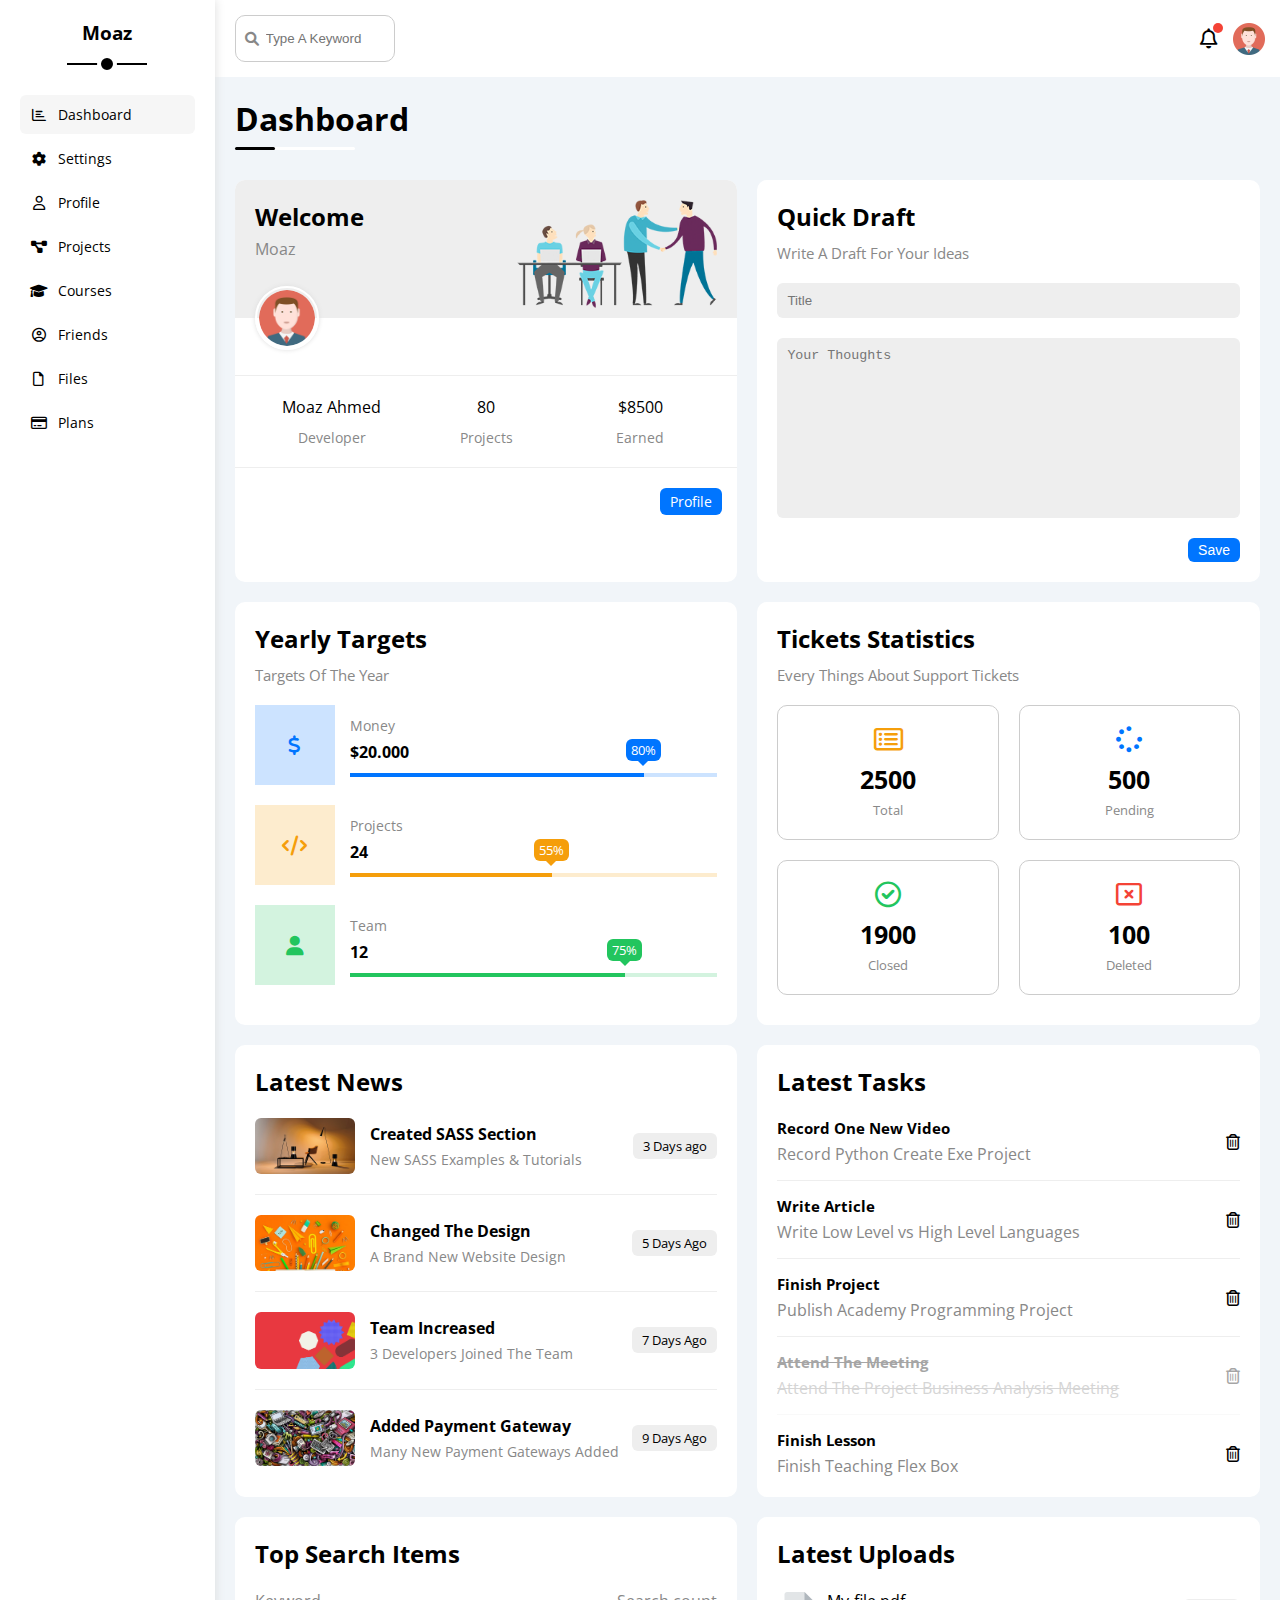
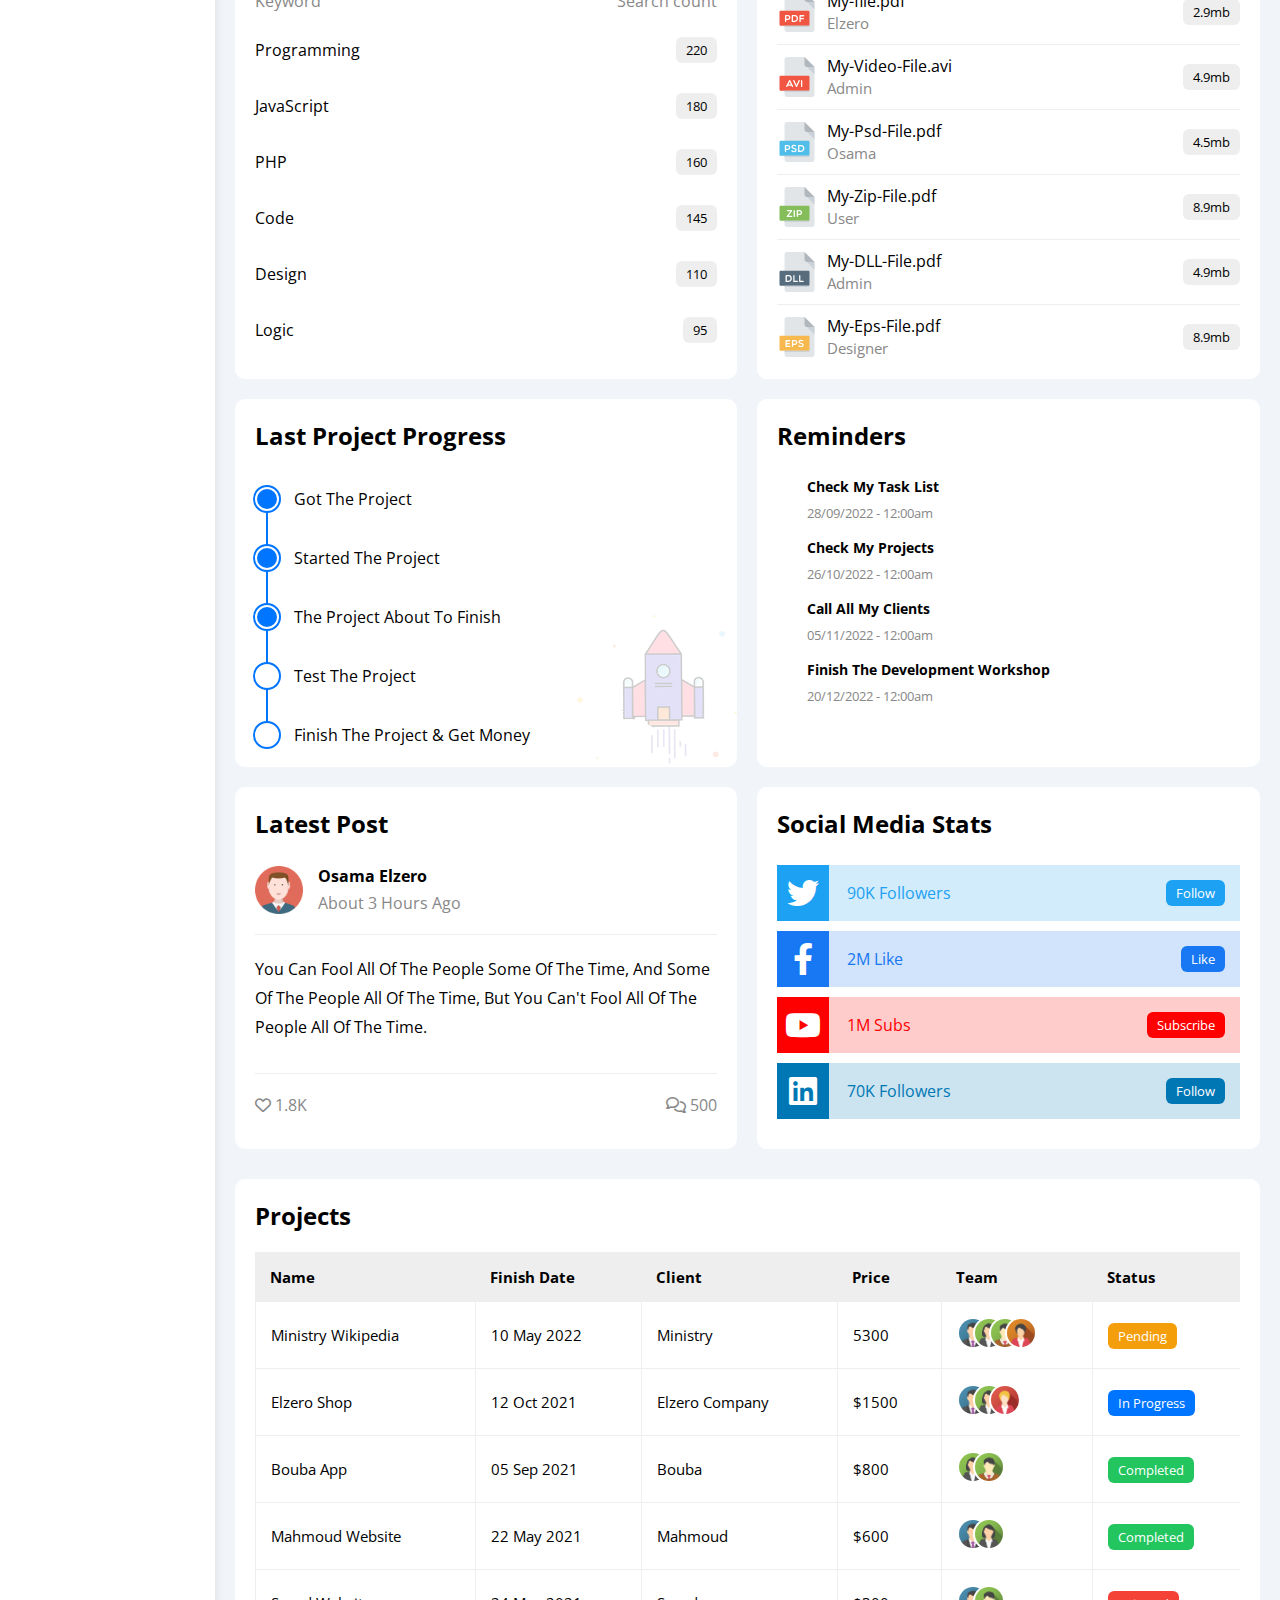
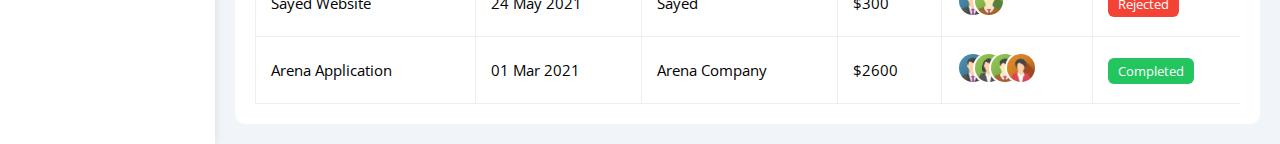
<file: index.html>
<!DOCTYPE html>
<html lang="en">
  <head>
    <meta charset="UTF-8" />
    <meta http-equiv="X-UA-Compatible" content="IE=edge" />
    <meta name="viewport" content="width=device-width, initial-scale=1.0" />
    <link rel="stylesheet" href="css/all.min.css" />
    <link rel="stylesheet" href="css/framework.css" />
    <link rel="stylesheet" href="css/master.css" />
    <link rel="preconnect" href="https://fonts.googleapis.com" />
    <link rel="preconnect" href="https://fonts.gstatic.com" crossorigin />
    <link
      href="https://fonts.googleapis.com/css2?family=Open+Sans:wght@300;500&display=swap"
      rel="stylesheet"
    />
    <title>Dashboard</title>
  </head>
  <body>
    <div class="page d-flex">
      <div class="sidebar bg-white p-20 p-relative">
        <h3 class="p-relative txt-c mt-0">Moaz</h3>
        <ul>
          <li>
            <a
              class="active d-flex align-center fs-14 c-black rad-6 p-10"
              href="index.html"
            >
              <i class="fa-regular fa-chart-bar fa-fw"></i>
              <span>Dashboard</span>
            </a>
          </li>
          <li>
            <a
              class="d-flex align-center fs-14 c-black rad-6 p-10"
              href="settings.html"
            >
              <i class="fa-solid fa-gear fa-fw"></i>
              <span>Settings</span>
            </a>
          </li>
          <li>
            <a
              class="d-flex align-center fs-14 c-black rad-6 p-10"
              href="profile.html"
            >
              <i class="fa-regular fa-user fa-fw"></i>
              <span>Profile</span>
            </a>
          </li>
          <li>
            <a
              class="d-flex align-center fs-14 c-black rad-6 p-10"
              href="projects.html"
            >
              <i class="fa-solid fa-diagram-project fa-fw"></i>
              <span>Projects</span>
            </a>
          </li>
          <li>
            <a
              class="d-flex align-center fs-14 c-black rad-6 p-10"
              href="courses.html"
            >
              <i class="fa-solid fa-graduation-cap fa-fw"></i>
              <span>Courses</span>
            </a>
          </li>
          <li>
            <a
              class="d-flex align-center fs-14 c-black rad-6 p-10"
              href="friends.html"
            >
              <i class="fa-regular fa-circle-user fa-fw"></i>
              <span>Friends</span>
            </a>
          </li>
          <li>
            <a
              class="d-flex align-center fs-14 c-black rad-6 p-10"
              href="files.html"
            >
              <i class="fa-regular fa-file fa-fw"></i>
              <span>Files</span>
            </a>
          </li>
          <li>
            <a
              class="d-flex align-center fs-14 c-black rad-6 p-10"
              href="plans.html"
            >
              <i class="fa-regular fa-credit-card fa-fw"></i>
              <span>Plans</span>
            </a>
          </li>
        </ul>
      </div>
      <div class="content w-full">
        <!-- Start Head -->
        <div class="head bg-white p-15 between-flex">
          <div class="search p-relative">
            <input
              class="p-15 rad-10"
              type="search"
              placeholder="Type A Keyword"
            />
          </div>
          <div class="icons d-flex align-center">
            <span class="notification p-relative">
              <i class="fa-regular fa-bell fa-lg"></i>
            </span>
            <img src="imgs/avatar.png" alt="" />
          </div>
        </div>
        <!-- End Head -->
        <!-- Start Wrapper -->
        <h1 class="p-relative">Dashboard</h1>
        <div class="wrapper d-grid gap-20">
          <!-- Start welcome widget -->
          <div class="welcome bg-white rad-10 txt-c-mobile block-mobile">
            <div class="intro p-20 d-flex space-between bg-eee">
              <div>
                <h2 class="m-0">Welcome</h2>
                <p class="c-grey mt-5">Moaz</p>
              </div>
              <img class="hide-mobile" src="imgs/welcome.png" alt="" />
            </div>
            <img src="imgs/avatar.png" alt="" class="avatar" />
            <div class="body txt-c d-flex p-20 mt-20 mb-20 block-mobile">
              <div>
                Moaz Ahmed
                <span class="d-block c-grey fs-14 mt-10">Developer</span>
              </div>
              <div>
                80 <span class="d-block c-grey fs-14 mt-10">Projects</span>
              </div>
              <div>
                $8500 <span class="d-block c-grey fs-14 mt-10">Earned</span>
              </div>
            </div>
            <a
              href="profile.html"
              class="visit d-block fs-14 bg-blue c-white w-fit btn-shape"
              >Profile</a
            >
          </div>
          <!-- End welcome widget -->
          <!-- Start Quick Draft Widget -->
          <div class="quick-draft p-20 bg-white rad-10">
            <h2 class="mt-0 mb-10">Quick Draft</h2>
            <p class="mt-0 mb-20 c-grey fs-15">Write A Draft For Your Ideas</p>
            <form>
              <input
                class="d-block mb-20 w-full p-10 b-none bg-eee rad-6"
                type="text"
                placeholder="Title"
              />
              <textarea
                class="d-block mb-20 w-full p-10 b-none bg-eee rad-6"
                placeholder="Your Thoughts"
              ></textarea>
              <input
                class="save d-block fs-14 bg-blue c-white b-none w-fit btn-shape"
                type="submit"
                value="Save"
              />
            </form>
          </div>
          <!-- Etnd Quick Draft Widget -->
          <!-- Start Targets -->
          <div class="targets p-20 bg-white rad-10">
            <h2 class="mt-0 mb-10">Yearly Targets</h2>
            <p class="mt-0 mb-20 c-grey fs-15">Targets Of The Year</p>
            <div class="target-row mb-20 center-flex blue">
              <div class="icon center-flex">
                <i class="fa-solid fa-dollar-sign fa-lg c-blue"></i>
              </div>
              <div class="details">
                <span class="fs-14 c-grey">Money</span>
                <span class="d-block mt-5 mb-10 fw-bold">$20.000</span>
                <div class="progress p-relative">
                  <span class="bg-blue blue" style="width: 80%">
                    <span class="bg-blue c-white rad-6">80%</span>
                  </span>
                </div>
              </div>
            </div>
            <div class="target-row mb-20 center-flex orange">
              <div class="icon center-flex">
                <i class="fa-solid fa-code fa-lg c-orange"></i>
              </div>
              <div class="details">
                <span class="fs-14 c-grey">Projects</span>
                <span class="d-block mt-5 mb-10 fw-bold">24</span>
                <div class="progress p-relative">
                  <span class="bg-orange orange" style="width: 55%">
                    <span class="bg-orange c-white rad-6">55%</span>
                  </span>
                </div>
              </div>
            </div>
            <div class="target-row mb-20 center-flex green">
              <div class="icon center-flex">
                <i class="fa-solid fa-user fa-lg c-green"></i>
              </div>
              <div class="details">
                <span class="fs-14 c-grey">Team</span>
                <span class="d-block mt-5 mb-10 fw-bold">12</span>
                <div class="progress p-relative">
                  <span class="bg-green green" style="width: 75%">
                    <span class="bg-green c-white rad-6">75%</span>
                  </span>
                </div>
              </div>
            </div>
          </div>
          <!-- End Targets -->
          <!-- Start Tickets Widget -->
          <div class="tickets p-20 bg-white rad-10">
            <h2 class="mt-0 mb-10">Tickets Statistics</h2>
            <p class="mt-0 mb-20 c-grey fs-15">
              Every Things About Support Tickets
            </p>
            <div class="d-flex txt-c gap-20 f-wrap">
              <div class="box p-20 rad-10 fs-13 c-grey border-ccc">
                <i
                  class="fa-regular fa-rectangle-list fa-2x mb-10 c-orange"
                ></i>
                <span class="d-block c-black fw-bold fs-25 mb-5">2500</span>
                Total
              </div>
              <div class="box p-20 rad-10 fs-13 c-grey border-ccc">
                <i class="fa-solid fa-spinner fa-2x mb-10 c-blue"></i>
                <span class="d-block c-black fw-bold fs-25 mb-5">500</span>
                Pending
              </div>
              <div class="box p-20 rad-10 fs-13 c-grey border-ccc">
                <i class="fa-regular fa-circle-check fa-2x mb-10 c-green"></i>
                <span class="d-block c-black fw-bold fs-25 mb-5">1900</span>
                Closed
              </div>
              <div class="box p-20 rad-10 fs-13 c-grey border-ccc">
                <i class="fa-regular fa-rectangle-xmark fa-2x mb-10 c-red"></i>
                <span class="d-block c-black fw-bold fs-25 mb-5">100</span>
                Deleted
              </div>
            </div>
          </div>
          <!-- End Tickets Widget -->
          <!-- Start Latest News -->
          <div class="latest-news p-20 bg-white rad-10 txt-c-mobile">
            <h2 class="mt-0 mb-20">Latest News</h2>
            <div class="news-row d-flex align-center mb-20 pb-20 block-mobile">
              <img class="w-100 rad-6 mr-15" src="imgs/news-01.png" alt="" />
              <div class="info">
                <h3 class="mb-5 fs-16 mt-0 mr-0 mb-5">Created SASS Section</h3>
                <p class="m-0 fs-14 c-grey">New SASS Examples & Tutorials</p>
              </div>
              <div class="btn-shape bg-eee fs-13 label">3 Days ago</div>
            </div>
            <div class="news-row d-flex align-center mb-20 pb-20 block-mobile">
              <img class="w-100 rad-6 mr-15" src="imgs/news-02.png" alt="" />
              <div class="info">
                <h3 class="mb-5 fs-16 mt-0 mr-0 mb-5">Changed The Design</h3>
                <p class="m-0 fs-14 c-grey">A Brand New Website Design</p>
              </div>
              <div class="btn-shape bg-eee fs-13 label">5 Days Ago</div>
            </div>
            <div class="news-row d-flex align-center mb-20 pb-20 block-mobile">
              <img class="w-100 rad-6 mr-15" src="imgs/news-03.png" alt="" />
              <div class="info">
                <h3 class="mb-5 fs-16 mt-0 mr-0 mb-5">Team Increased</h3>
                <p class="m-0 fs-14 c-grey">3 Developers Joined The Team</p>
              </div>
              <div class="btn-shape bg-eee fs-13 label">7 Days Ago</div>
            </div>
            <div class="news-row d-flex align-center block-mobile">
              <img class="w-100 rad-6 mr-15" src="imgs/news-04.png" alt="" />
              <div class="info">
                <h3 class="mb-5 fs-16 mt-0 mr-0 mb-5">Added Payment Gateway</h3>
                <p class="m-0 fs-14 c-grey">Many New Payment Gateways Added</p>
              </div>
              <div class="btn-shape bg-eee fs-13 label">9 Days Ago</div>
            </div>
          </div>
          <!-- Start Latest News -->
          <!-- Start Tasks -->
          <div class="tasks p-20 bg-white rad-10">
            <h2 class="mt-0 mb-20">Latest Tasks</h2>
            <div class="task-row between-flex">
              <div class="info">
                <h3 class="mt-0 mb-5 fs-15">Record One New Video</h3>
                <p class="m-0 c-grey">Record Python Create Exe Project</p>
              </div>
              <i class="fa-regular fa-trash-can delete"></i>
            </div>
            <div class="task-row between-flex">
              <div class="info">
                <h3 class="mt-0 mb-5 fs-15">Write Article</h3>
                <p class="m-0 c-grey">
                  Write Low Level vs High Level Languages
                </p>
              </div>
              <i class="fa-regular fa-trash-can delete"></i>
            </div>
            <div class="task-row between-flex">
              <div class="info">
                <h3 class="mt-0 mb-5 fs-15">Finish Project</h3>
                <p class="m-0 c-grey">Publish Academy Programming Project</p>
              </div>
              <i class="fa-regular fa-trash-can delete"></i>
            </div>
            <div class="task-row between-flex done">
              <div class="info">
                <h3 class="mt-0 mb-5 fs-15">Attend The Meeting</h3>
                <p class="m-0 c-grey">
                  Attend The Project Business Analysis Meeting
                </p>
              </div>
              <i class="fa-regular fa-trash-can delete"></i>
            </div>
            <div class="task-row between-flex">
              <div class="info">
                <h3 class="mt-0 mb-5 fs-15">Finish Lesson</h3>
                <p class="m-0 c-grey">Finish Teaching Flex Box</p>
              </div>
              <i class="fa-regular fa-trash-can delete"></i>
            </div>
          </div>
          <!-- End Tasks -->
          <!-- Start Top Search Word Widget  -->
          <div class="search-items p-20 bg-white rad-10">
            <h2 class="mt-0 mb-20">Top Search Items</h2>
            <div class="items-head between-flex c-grey mb-10">
              <div>Keyword</div>
              <div>Search count</div>
            </div>
            <div class="items between-flex pt-15 pb-15">
              <span>Programming</span>
              <span class="bg-eee fs-13 btn-shape">220</span>
            </div>
            <div class="items between-flex pt-15 pb-15">
              <span>JavaScript</span>
              <span class="bg-eee btn-shape fs-13">180</span>
            </div>
            <div class="items between-flex pt-15 pb-15">
              <span>PHP</span>
              <span class="bg-eee btn-shape fs-13">160</span>
            </div>
            <div class="items between-flex pt-15 pb-15">
              <span>Code</span>
              <span class="bg-eee btn-shape fs-13">145</span>
            </div>
            <div class="items between-flex pt-15 pb-15">
              <span>Design</span>
              <span class="bg-eee btn-shape fs-13">110</span>
            </div>
            <div class="items between-flex pt-15 pb-15">
              <span>Logic</span>
              <span class="bg-eee btn-shape fs-13">95</span>
            </div>
          </div>
          <!-- End Top Search Word Widget  -->
          <!-- Start Latest Uploads -->
          <div class="latest-uploads p-20 bg-white rad-10">
            <h2 class="mt-0 mb-20">Latest Uploads</h2>
            <ul class="m-0">
              <li class="between-flex pb-10 mb-10">
                <div class="d-flex align-center">
                  <img class="mr-10" src="imgs/pdf.svg" alt="" />
                  <div>
                    <span class="d-block">My-file.pdf</span>
                    <span class="fs-15 c-grey">Elzero</span>
                  </div>
                </div>
                <div class="bg-eee btn-shape fs-13">2.9mb</div>
              </li>
              <li class="between-flex pb-10 mb-10">
                <div class="d-flex align-center">
                  <img class="mr-10" src="imgs/avi.svg" alt="" />
                  <div>
                    <span class="d-block">My-Video-File.avi</span>
                    <span class="fs-15 c-grey">Admin</span>
                  </div>
                </div>
                <div class="bg-eee btn-shape fs-13">4.9mb</div>
              </li>
              <li class="between-flex pb-10 mb-10">
                <div class="d-flex align-center">
                  <img class="mr-10" src="imgs/psd.svg" alt="" />
                  <div>
                    <span class="d-block">My-Psd-File.pdf</span>
                    <span class="fs-15 c-grey">Osama</span>
                  </div>
                </div>
                <div class="bg-eee btn-shape fs-13">4.5mb</div>
              </li>
              <li class="between-flex pb-10 mb-10">
                <div class="d-flex align-center">
                  <img class="mr-10" src="imgs/zip.svg" alt="" />
                  <div>
                    <span class="d-block">My-Zip-File.pdf</span>
                    <span class="fs-15 c-grey">User</span>
                  </div>
                </div>
                <div class="bg-eee btn-shape fs-13">8.9mb</div>
              </li>
              <li class="between-flex pb-10 mb-10">
                <div class="d-flex align-center">
                  <img class="mr-10" src="imgs/dll.svg" alt="" />
                  <div>
                    <span class="d-block">My-DLL-File.pdf</span>
                    <span class="fs-15 c-grey">Admin</span>
                  </div>
                </div>
                <div class="bg-eee btn-shape fs-13">4.9mb</div>
              </li>
              <li class="between-flex">
                <div class="d-flex align-center">
                  <img class="mr-10" src="imgs/eps.svg" alt="" />
                  <div>
                    <span class="d-block">My-Eps-File.pdf</span>
                    <span class="fs-15 c-grey">Designer</span>
                  </div>
                </div>
                <div class="bg-eee btn-shape fs-13">8.9mb</div>
              </li>
            </ul>
          </div>
          <!-- End Latest Uploads -->
          <!-- Start Last Project Progress Widget -->
          <div class="last-project p-20 bg-white rad-10 p-relative">
            <h2 class="mt-0 mb-20">Last Project Progress</h2>
            <ul class="m-0 p-relative">
              <li class="mt-35 d-flex align-center done">Got The Project</li>
              <li class="mt-35 d-flex align-center done">
                Started The Project
              </li>
              <li class="mt-35 d-flex align-center done">
                The Project About To Finish
              </li>
              <li class="mt-35 d-flex align-center current">
                Test The Project
              </li>
              <li class="mt-35 d-flex align-center">
                Finish The Project & Get Money
              </li>
            </ul>
            <img
              class="launch-icon hide-mobile"
              src="imgs/project.png"
              alt="A Launcher Image"
            />
          </div>
          <!-- End Last Project Progress Widget -->
          <!-- Start Reminders Widget -->
          <div class="reminde rs p-20 bg-white rad-10 p-relative">
            <h2 class="mt-0 mb-25">Reminders</h2>
            <ul class="m-0">
              <li class="d-flex align-center mt-15">
                <span class="key bg-blue mr-15 d-block rad-half"></span>
                <div class="pl-15 blue">
                  <p class="fs-14 fw-bold mt-0 mb-5">Check My Task List</p>
                  <span class="fs-13 c-grey">28/09/2022 - 12:00am</span>
                </div>
              </li>
              <li class="d-flex align-center mt-15">
                <span class="key bg-green mr-15 d-block rad-half"></span>
                <div class="pl-15 green">
                  <p class="fs-14 fw-bold mt-0 mb-5">Check My Projects</p>
                  <span class="fs-13 c-grey">26/10/2022 - 12:00am</span>
                </div>
              </li>
              <li class="d-flex align-center mt-15">
                <span class="key bg-orange mr-15 d-block rad-half"></span>
                <div class="pl-15 orange">
                  <p class="fs-14 fw-bold mt-0 mb-5">Call All My Clients</p>
                  <span class="fs-13 c-grey">05/11/2022 - 12:00am</span>
                </div>
              </li>
              <li class="d-flex align-center mt-15">
                <span class="key bg-red mr-15 d-block rad-half"></span>
                <div class="pl-15 red">
                  <p class="fs-14 fw-bold mt-0 mb-5">
                    Finish The Development Workshop
                  </p>
                  <span class="fs-13 c-grey">20/12/2022 - 12:00am</span>
                </div>
              </li>
            </ul>
          </div>
          <!-- End Reminders Widget -->
          <!-- Start Latest Post Widget -->
          <div class="latest-post p-20 bg-white rad-10">
            <h2 class="mt-0 mb-25">Latest Post</h2>
            <div class="top d-flex align-center">
              <img class="avatar mr-15" src="imgs/avatar.png" alt="" />
              <div class="info">
                <span class="d-block mb-5 fw-bold">Osama Elzero</span>
                <span class="c-grey">About 3 Hours Ago</span>
              </div>
            </div>
            <div class="post-content txt-c-mobile pt-20 pb-20 mt-20 mb-20">
              You can fool all of the people some of the time, and some of the
              people all of the time, but you can't fool all of the people all
              of the time.
            </div>
            <div class="post-stats between-flex c-grey">
              <div>
                <i class="fa-regular fa-heart"></i>
                <span>1.8K</span>
              </div>
              <div>
                <i class="fa-regular fa-comments"></i>
                <span>500</span>
              </div>
            </div>
          </div>
          <!-- End Latest Post Widget -->
          <!-- Start Social Media Stats Widget -->
          <div class="social-media p-20 bg-white rad-10 p-relative">
            <h2 class="mt-0 mb-25">Social Media Stats</h2>
            <div class="box twitter p-15 p-relative mb-10 between-flex">
              <i
                class="fa-brands fa-twitter fa-2x c-white h-full center-flex"
              ></i>
              <span>90K Followers</span>
              <a class="fs-13 c-white btn-shape" href="#">Follow</a>
            </div>
            <div class="box facebook p-15 p-relative mb-10 between-flex">
              <i
                class="fa-brands fa-facebook-f fa-2x c-white h-full center-flex"
              ></i>
              <span>2M Like</span>
              <a class="fs-13 c-white btn-shape" href="#">Like</a>
            </div>
            <div class="box youtube p-15 p-relative mb-10 between-flex">
              <i
                class="fa-brands fa-youtube fa-2x c-white h-full center-flex"
              ></i>
              <span>1M Subs</span>
              <a class="fs-13 c-white btn-shape" href="#">Subscribe</a>
            </div>
            <div class="box linkedin p-15 p-relative mb-10 between-flex">
              <i
                class="fa-brands fa-linkedin fa-2x c-white h-full center-flex"
              ></i>
              <span>70K Followers</span>
              <a class="fs-13 c-white btn-shape" href="#">Follow</a>
            </div>
          </div>
          <!-- End Social Media Stats Widget -->
        </div>
        <!-- End Wrapper -->
        <!-- Start Projects Table -->
        <div class="projects p-20 bg-white rad-10 m-20">
          <h2 class="mt-0 mb-20">Projects</h2>
          <div class="responsive-table">
            <table class="fs-15 w-full">
              <thead>
                <tr>
                  <td>Name</td>
                  <td>Finish Date</td>
                  <td>Client</td>
                  <td>Price</td>
                  <td>Team</td>
                  <td>Status</td>
                </tr>
              </thead>
              <tbody>
                <tr>
                  <td>Ministry Wikipedia</td>
                  <td>10 May 2022</td>
                  <td>Ministry</td>
                  <td>5300</td>
                  <td>
                    <img src="imgs/team-01.png" alt="" />
                    <img src="imgs/team-02.png" alt="" />
                    <img src="imgs/team-03.png" alt="" />
                    <img src="imgs/team-04.png" alt="" />
                  </td>
                  <td>
                    <span class="label btn-shape bg-orange c-white"
                      >Pending</span
                    >
                  </td>
                </tr>
                <tr>
                  <td>Elzero Shop</td>
                  <td>12 Oct 2021</td>
                  <td>Elzero Company</td>
                  <td>$1500</td>
                  <td>
                    <img src="imgs/team-01.png" alt="" />
                    <img src="imgs/team-02.png" alt="" />
                    <img src="imgs/team-05.png" alt="" />
                  </td>
                  <td>
                    <span class="label btn-shape bg-blue c-white"
                      >In Progress</span
                    >
                  </td>
                </tr>
                <tr>
                  <td>Bouba App</td>
                  <td>05 Sep 2021</td>
                  <td>Bouba</td>
                  <td>$800</td>
                  <td>
                    <img src="imgs/team-02.png" alt="" />
                    <img src="imgs/team-03.png" alt="" />
                  </td>
                  <td>
                    <span class="label btn-shape bg-green c-white"
                      >Completed</span
                    >
                  </td>
                </tr>
                <tr>
                  <td>Mahmoud Website</td>
                  <td>22 May 2021</td>
                  <td>Mahmoud</td>
                  <td>$600</td>
                  <td>
                    <img src="imgs/team-01.png" alt="" />
                    <img src="imgs/team-02.png" alt="" />
                  </td>
                  <td>
                    <span class="label btn-shape bg-green c-white"
                      >Completed</span
                    >
                  </td>
                </tr>
                <tr>
                  <td>Sayed Website</td>
                  <td>24 May 2021</td>
                  <td>Sayed</td>
                  <td>$300</td>
                  <td>
                    <img src="imgs/team-01.png" alt="" />
                    <img src="imgs/team-03.png" alt="" />
                  </td>
                  <td>
                    <span class="label btn-shape bg-red c-white">Rejected</span>
                  </td>
                </tr>
                <tr>
                  <td>Arena Application</td>
                  <td>01 Mar 2021</td>
                  <td>Arena Company</td>
                  <td>$2600</td>
                  <td>
                    <img src="imgs/team-01.png" alt="" />
                    <img src="imgs/team-02.png" alt="" />
                    <img src="imgs/team-03.png" alt="" />
                    <img src="imgs/team-04.png" alt="" />
                  </td>
                  <td>
                    <span class="label btn-shape bg-green c-white"
                      >Completed</span
                    >
                  </td>
                </tr>
              </tbody>
            </table>
          </div>
        </div>
        <!-- End Projects Table -->
      </div>
    </div>
  </body>
</html>

<!-- 
  display block to respect the margin given for spans
-->
</file>
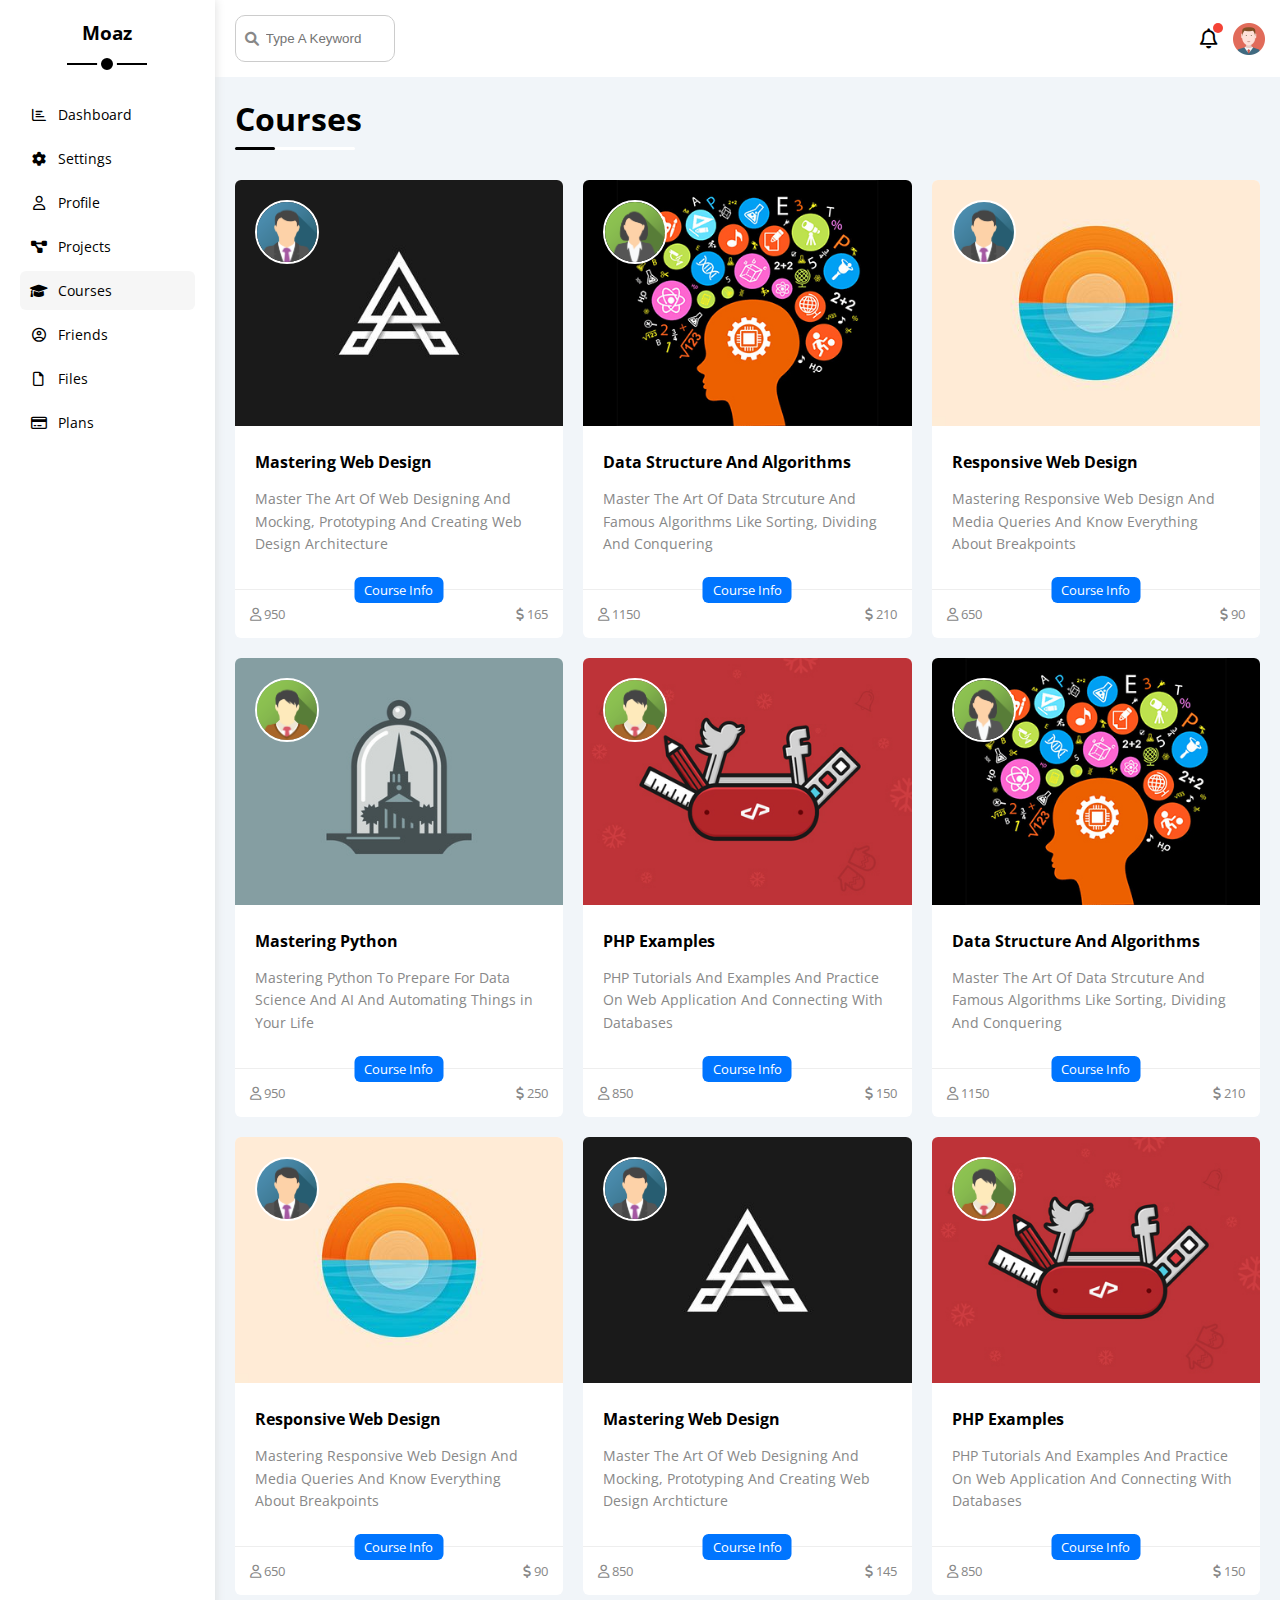
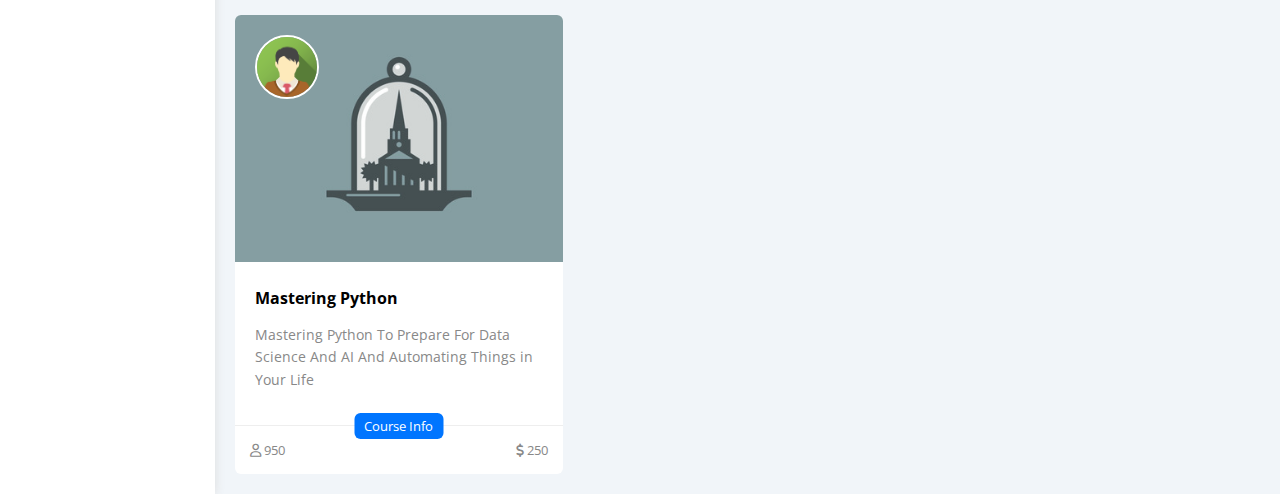
<file: courses.html>
<!DOCTYPE html>
<html lang="en">
  <head>
    <meta charset="UTF-8" />
    <meta http-equiv="X-UA-Compatible" content="IE=edge" />
    <meta name="viewport" content="width=device-width, initial-scale=1.0" />
    <link rel="stylesheet" href="css/all.min.css" />
    <link rel="stylesheet" href="css/framework.css" />
    <link rel="stylesheet" href="css/master.css" />
    <link rel="preconnect" href="https://fonts.googleapis.com" />
    <link rel="preconnect" href="https://fonts.gstatic.com" crossorigin />
    <link
      href="https://fonts.googleapis.com/css2?family=Open+Sans:wght@300;500&display=swap"
      rel="stylesheet"
    />
    <title>Courses</title>
  </head>
  <body>
    <div class="page d-flex">
      <div class="sidebar bg-white p-20 p-relative">
        <h3 class="p-relative txt-c mt-0">Moaz</h3>
        <ul>
          <li>
            <a
              class="d-flex align-center fs-14 c-black rad-6 p-10"
              href="index.html"
            >
              <i class="fa-regular fa-chart-bar fa-fw"></i>
              <span>Dashboard</span>
            </a>
          </li>
          <li>
            <a
              class="d-flex align-center fs-14 c-black rad-6 p-10"
              href="settings.html"
            >
              <i class="fa-solid fa-gear fa-fw"></i>
              <span>Settings</span>
            </a>
          </li>
          <li>
            <a
              class="d-flex align-center fs-14 c-black rad-6 p-10"
              href="profile.html"
            >
              <i class="fa-regular fa-user fa-fw"></i>
              <span>Profile</span>
            </a>
          </li>
          <li>
            <a
              class="d-flex align-center fs-14 c-black rad-6 p-10"
              href="projects.html"
            >
              <i class="fa-solid fa-diagram-project fa-fw"></i>
              <span>Projects</span>
            </a>
          </li>
          <li>
            <a
              class="active d-flex align-center fs-14 c-black rad-6 p-10"
              href="courses.html"
            >
              <i class="fa-solid fa-graduation-cap fa-fw"></i>
              <span>Courses</span>
            </a>
          </li>
          <li>
            <a
              class="d-flex align-center fs-14 c-black rad-6 p-10"
              href="friends.html"
            >
              <i class="fa-regular fa-circle-user fa-fw"></i>
              <span>Friends</span>
            </a>
          </li>
          <li>
            <a
              class="d-flex align-center fs-14 c-black rad-6 p-10"
              href="files.html"
            >
              <i class="fa-regular fa-file fa-fw"></i>
              <span>Files</span>
            </a>
          </li>
          <li>
            <a
              class="d-flex align-center fs-14 c-black rad-6 p-10"
              href="plans.html"
            >
              <i class="fa-regular fa-credit-card fa-fw"></i>
              <span>Plans</span>
            </a>
          </li>
        </ul>
      </div>
      <div class="content w-full">
        <!-- Start Head -->
        <div class="head bg-white p-15 between-flex">
          <div class="search p-relative">
            <input
              class="p-15 rad-10"
              type="search"
              placeholder="Type A Keyword"
            />
          </div>
          <div class="icons d-flex align-center">
            <span class="notification p-relative">
              <i class="fa-regular fa-bell fa-lg"></i>
            </span>
            <img src="imgs/avatar.png" alt="" />
          </div>
        </div>
        <!-- End Head -->
        <h1 class="p-relative">Courses</h1>
        <div class="courses-page d-grid m-20 gap-20">
          <div class="course bg-white rad-6 p-relative">
            <img class="cover" src="imgs/course-01.jpg" alt="" />
            <img src="imgs/team-01.png" alt="" class="instructor" />
            <div class="p-20">
              <h4 class="m-0">Mastering Web Design</h4>
              <p class="description c-grey mt-15 fs-14">
                Master The Art Of Web Designing And Mocking, Prototyping And
                Creating Web Design Architecture
              </p>
            </div>
            <div class="info p-15 p-relative between-flex">
              <span class="title bg-blue c-white btn-shape">Course Info</span>
              <span class="c-grey">
                <i class="fa-regular fa-user"></i>
                950
              </span>
              <span class="c-grey">
                <i class="fa-solid fa-dollar-sign"></i>
                165
              </span>
            </div>
          </div>
          <div class="course bg-white rad-6 p-relative">
            <img
              decoding="async"
              class="cover"
              src="imgs/course-02.jpg"
              alt=""
            />
            <img
              decoding="async"
              class="instructor"
              src="imgs/team-02.png"
              alt=""
            />
            <div class="p-20">
              <h4 class="m-0">Data Structure And Algorithms</h4>
              <p class="description c-grey mt-15 fs-14">
                Master The Art Of Data Strcuture And Famous Algorithms Like
                Sorting, Dividing And Conquering
              </p>
            </div>
            <div class="info p-15 p-relative between-flex">
              <span class="title bg-blue c-white btn-shape">Course Info</span>
              <span class="c-grey">
                <i class="fa-regular fa-user"></i> 1150</span
              >
              <span class="c-grey"
                ><i class="fa-solid fa-dollar-sign"></i> 210</span
              >
            </div>
          </div>
          <div class="course bg-white rad-6 p-relative">
            <img
              decoding="async"
              class="cover"
              src="imgs/course-03.jpg"
              alt=""
            />
            <img
              decoding="async"
              class="instructor"
              src="imgs/team-01.png"
              alt=""
            />
            <div class="p-20">
              <h4 class="m-0">Responsive Web Design</h4>
              <p class="description c-grey mt-15 fs-14">
                Mastering Responsive Web Design And Media Queries And Know
                Everything About Breakpoints
              </p>
            </div>
            <div class="info p-15 p-relative between-flex">
              <span class="title bg-blue c-white btn-shape">Course Info</span>
              <span class="c-grey">
                <i class="fa-regular fa-user"></i> 650</span
              >
              <span class="c-grey"
                ><i class="fa-solid fa-dollar-sign"></i> 90</span
              >
            </div>
          </div>
          <div class="course bg-white rad-6 p-relative">
            <img
              decoding="async"
              class="cover"
              src="imgs/course-04.jpg"
              alt=""
            />
            <img
              decoding="async"
              class="instructor"
              src="imgs/team-03.png"
              alt=""
            />
            <div class="p-20">
              <h4 class="m-0">Mastering Python</h4>
              <p class="description c-grey mt-15 fs-14">
                Mastering Python To Prepare For Data Science And AI And
                Automating Things in Your Life
              </p>
            </div>
            <div class="info p-15 p-relative between-flex">
              <span class="title bg-blue c-white btn-shape">Course Info</span>
              <span class="c-grey">
                <i class="fa-regular fa-user"></i> 950</span
              >
              <span class="c-grey"
                ><i class="fa-solid fa-dollar-sign"></i> 250</span
              >
            </div>
          </div>
          <div class="course bg-white rad-6 p-relative">
            <img
              decoding="async"
              class="cover"
              src="imgs/course-05.jpg"
              alt=""
            />
            <img
              decoding="async"
              class="instructor"
              src="imgs/team-03.png"
              alt=""
            />
            <div class="p-20">
              <h4 class="m-0">PHP Examples</h4>
              <p class="description c-grey mt-15 fs-14">
                PHP Tutorials And Examples And Practice On Web Application And
                Connecting With Databases
              </p>
            </div>
            <div class="info p-15 p-relative between-flex">
              <span class="title bg-blue c-white btn-shape">Course Info</span>
              <span class="c-grey">
                <i class="fa-regular fa-user"></i> 850</span
              >
              <span class="c-grey"
                ><i class="fa-solid fa-dollar-sign"></i> 150</span
              >
            </div>
          </div>
          <div class="course bg-white rad-6 p-relative">
            <img
              decoding="async"
              class="cover"
              src="imgs/course-02.jpg"
              alt=""
            />
            <img
              decoding="async"
              class="instructor"
              src="imgs/team-02.png"
              alt=""
            />
            <div class="p-20">
              <h4 class="m-0">Data Structure And Algorithms</h4>
              <p class="description c-grey mt-15 fs-14">
                Master The Art Of Data Strcuture And Famous Algorithms Like
                Sorting, Dividing And Conquering
              </p>
            </div>
            <div class="info p-15 p-relative between-flex">
              <span class="title bg-blue c-white btn-shape">Course Info</span>
              <span class="c-grey">
                <i class="fa-regular fa-user"></i> 1150</span
              >
              <span class="c-grey"
                ><i class="fa-solid fa-dollar-sign"></i> 210</span
              >
            </div>
          </div>
          <div class="course bg-white rad-6 p-relative">
            <img
              decoding="async"
              class="cover"
              src="imgs/course-03.jpg"
              alt=""
            />
            <img
              decoding="async"
              class="instructor"
              src="imgs/team-01.png"
              alt=""
            />
            <div class="p-20">
              <h4 class="m-0">Responsive Web Design</h4>
              <p class="description c-grey mt-15 fs-14">
                Mastering Responsive Web Design And Media Queries And Know
                Everything About Breakpoints
              </p>
            </div>
            <div class="info p-15 p-relative between-flex">
              <span class="title bg-blue c-white btn-shape">Course Info</span>
              <span class="c-grey">
                <i class="fa-regular fa-user"></i> 650</span
              >
              <span class="c-grey"
                ><i class="fa-solid fa-dollar-sign"></i> 90</span
              >
            </div>
          </div>
          <div class="course bg-white rad-6 p-relative">
            <img
              decoding="async"
              class="cover"
              src="imgs/course-01.jpg"
              alt=""
            />
            <img
              decoding="async"
              class="instructor"
              src="imgs/team-01.png"
              alt=""
            />
            <div class="p-20">
              <h4 class="m-0">Mastering Web Design</h4>
              <p class="description c-grey mt-15 fs-14">
                Master The Art Of Web Designing And Mocking, Prototyping And
                Creating Web Design Archticture
              </p>
            </div>
            <div class="info p-15 p-relative between-flex">
              <span class="title bg-blue c-white btn-shape">Course Info</span>
              <span class="c-grey">
                <i class="fa-regular fa-user"></i> 850</span
              >
              <span class="c-grey"
                ><i class="fa-solid fa-dollar-sign"></i> 145</span
              >
            </div>
          </div>
          <div class="course bg-white rad-6 p-relative">
            <img
              decoding="async"
              class="cover"
              src="imgs/course-05.jpg"
              alt=""
            />
            <img
              decoding="async"
              class="instructor"
              src="imgs/team-03.png"
              alt=""
            />
            <div class="p-20">
              <h4 class="m-0">PHP Examples</h4>
              <p class="description c-grey mt-15 fs-14">
                PHP Tutorials And Examples And Practice On Web Application And
                Connecting With Databases
              </p>
            </div>
            <div class="info p-15 p-relative between-flex">
              <span class="title bg-blue c-white btn-shape">Course Info</span>
              <span class="c-grey">
                <i class="fa-regular fa-user"></i> 850</span
              >
              <span class="c-grey"
                ><i class="fa-solid fa-dollar-sign"></i> 150</span
              >
            </div>
          </div>
          <div class="course bg-white rad-6 p-relative">
            <img
              decoding="async"
              class="cover"
              src="imgs/course-04.jpg"
              alt=""
            />
            <img
              decoding="async"
              class="instructor"
              src="imgs/team-03.png"
              alt=""
            />
            <div class="p-20">
              <h4 class="m-0">Mastering Python</h4>
              <p class="description c-grey mt-15 fs-14">
                Mastering Python To Prepare For Data Science And AI And
                Automating Things in Your Life
              </p>
            </div>
            <div class="info p-15 p-relative between-flex">
              <span class="title bg-blue c-white btn-shape">Course Info</span>
              <span class="c-grey">
                <i class="fa-regular fa-user"></i> 950</span
              >
              <span class="c-grey"
                ><i class="fa-solid fa-dollar-sign"></i> 250</span
              >
            </div>
          </div>
        </div>
      </div>
    </div>
  </body>
</html>
</file>
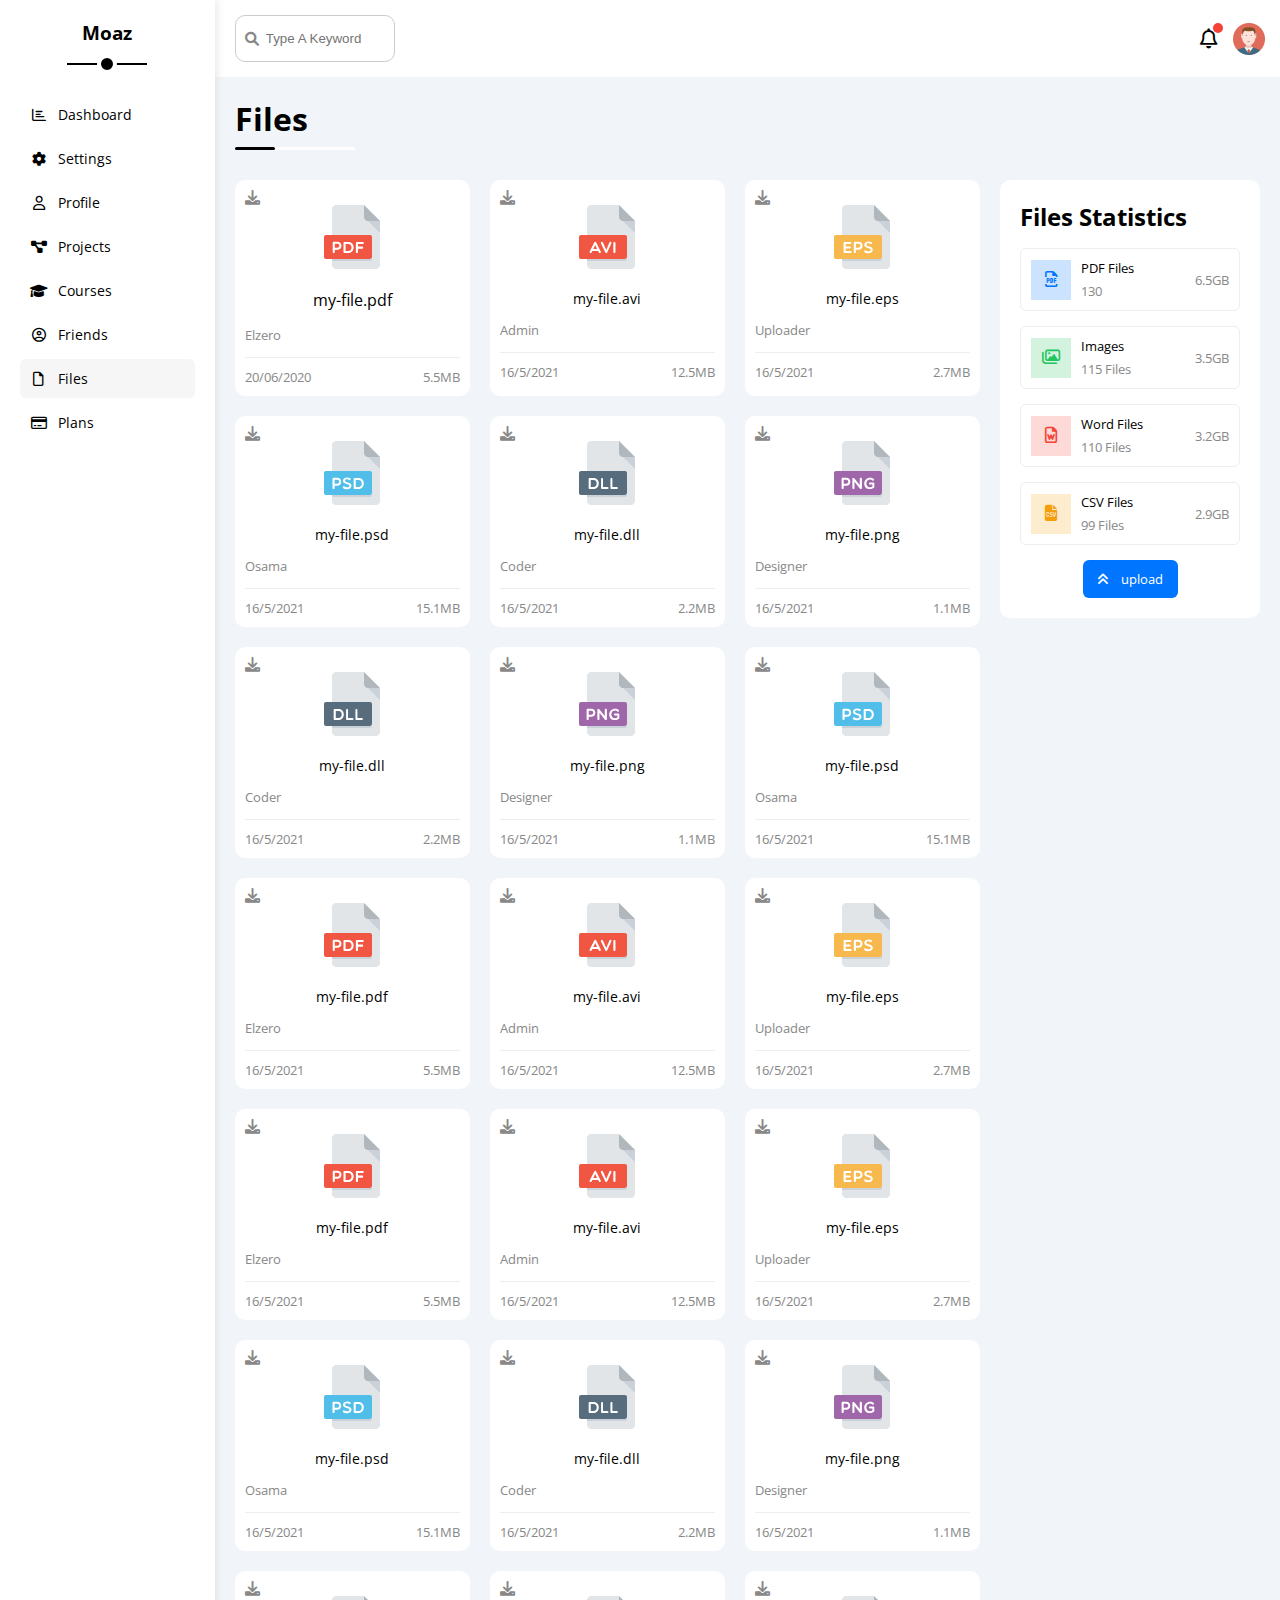
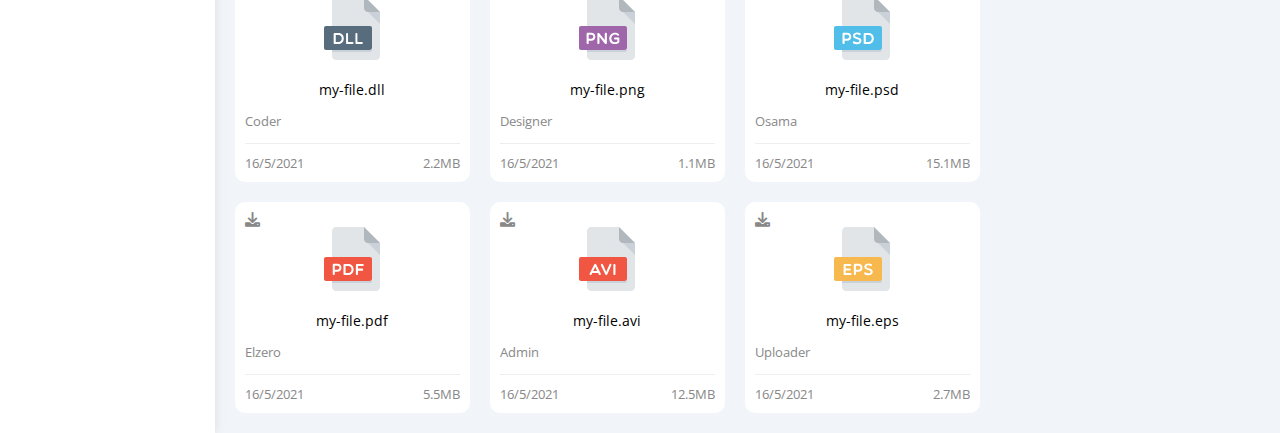
<file: files.html>
<!DOCTYPE html>
<html lang="en">
  <head>
    <meta charset="UTF-8" />
    <meta http-equiv="X-UA-Compatible" content="IE=edge" />
    <meta name="viewport" content="width=device-width, initial-scale=1.0" />
    <link rel="stylesheet" href="css/all.min.css" />
    <link rel="stylesheet" href="css/framework.css" />
    <link rel="stylesheet" href="css/master.css" />
    <link rel="preconnect" href="https://fonts.googleapis.com" />
    <link rel="preconnect" href="https://fonts.gstatic.com" crossorigin />
    <link
      href="https://fonts.googleapis.com/css2?family=Open+Sans:wght@300;500&display=swap"
      rel="stylesheet"
    />
    <title>Files</title>
  </head>
  <body>
    <div class="page d-flex">
      <div class="sidebar bg-white p-20 p-relative">
        <h3 class="p-relative txt-c mt-0">Moaz</h3>
        <ul>
          <li>
            <a
              class="d-flex align-center fs-14 c-black rad-6 p-10"
              href="index.html"
            >
              <i class="fa-regular fa-chart-bar fa-fw"></i>
              <span>Dashboard</span>
            </a>
          </li>
          <li>
            <a
              class="d-flex align-center fs-14 c-black rad-6 p-10"
              href="settings.html"
            >
              <i class="fa-solid fa-gear fa-fw"></i>
              <span>Settings</span>
            </a>
          </li>
          <li>
            <a
              class="d-flex align-center fs-14 c-black rad-6 p-10"
              href="profile.html"
            >
              <i class="fa-regular fa-user fa-fw"></i>
              <span>Profile</span>
            </a>
          </li>
          <li>
            <a
              class="d-flex align-center fs-14 c-black rad-6 p-10"
              href="projects.html"
            >
              <i class="fa-solid fa-diagram-project fa-fw"></i>
              <span>Projects</span>
            </a>
          </li>
          <li>
            <a
              class="d-flex align-center fs-14 c-black rad-6 p-10"
              href="courses.html"
            >
              <i class="fa-solid fa-graduation-cap fa-fw"></i>
              <span>Courses</span>
            </a>
          </li>
          <li>
            <a
              class="d-flex align-center fs-14 c-black rad-6 p-10"
              href="friends.html"
            >
              <i class="fa-regular fa-circle-user fa-fw"></i>
              <span>Friends</span>
            </a>
          </li>
          <li>
            <a
              class="active d-flex align-center fs-14 c-black rad-6 p-10"
              href="files.html"
            >
              <i class="fa-regular fa-file fa-fw"></i>
              <span>Files</span>
            </a>
          </li>
          <li>
            <a
              class="d-flex align-center fs-14 c-black rad-6 p-10"
              href="plans.html"
            >
              <i class="fa-regular fa-credit-card fa-fw"></i>
              <span>Plans</span>
            </a>
          </li>
        </ul>
      </div>
      <div class="content w-full">
        <!-- Start Head -->
        <div class="head bg-white p-15 between-flex">
          <div class="search p-relative">
            <input
              class="p-15 rad-10"
              type="search"
              placeholder="Type A Keyword"
            />
          </div>
          <div class="icons d-flex align-center">
            <span class="notification p-relative">
              <i class="fa-regular fa-bell fa-lg"></i>
            </span>
            <img src="imgs/avatar.png" alt="" />
          </div>
        </div>
        <!-- End Head -->
        <h1 class="p-relative">Files</h1>
        <div class="files-page d-flex m-20 gap-20">
          <div class="files-stats p-20 bg-white rad-10">
            <h2 class="mt-0 mb-15 txt-c-mobile">Files Statistics</h2>
            <div class="d-flex align-center border-eee p-10 rad-6 mb-15 fs-13">
              <i class="fa-regular fa-file-pdf fa-lg blue center-flex c-blue icon"></i>
              <div class="info">
                <span>PDF Files</span>
                <span class="d-block c-grey mt-5">130</span>
              </div>
              <div class="size c-grey">6.5GB</div>
            </div>
            <div class="d-flex align-center border-eee p-10 rad-6 mb-15 fs-13">
              <i class="fa-regular fa-images fa-lg green center-flex c-green icon"></i>
              <div class="info">
                <span>Images</span>
                <span class="c-grey d-block mt-5">115 Files</span>
              </div>
              <div class="size c-grey">3.5GB</div>
            </div>
            <div class="d-flex align-center border-eee p-10 rad-6 mb-15 fs-13">
              <i class="fa-regular fa-file-word fa-lg red center-flex c-red icon"></i>
              <div class="info">
                <span>Word Files</span>
                <span class="c-grey d-block mt-5">110 Files</span>
              </div>
              <div class="size c-grey">3.2GB</div>
            </div>
            <div class="d-flex align-center border-eee p-10 rad-6 fs-13">
              <i class="fa-solid fa-file-csv fa-lg orange center-flex c-orange icon"></i>
              <div class="info">
                <span>CSV Files</span>
                <span class="c-grey d-block mt-5">99 Files</span>
              </div>
              <div class="size c-grey">2.9GB</div>
            </div>
            <a class="upload bg-blue c-white fs-13 rad-6 d-block w-fit ms-300" href="#">
              <i class="fa-solid fa-angles-up mr-10"></i>
              upload
            </a>
          </div>
          <div class="files-content d-grid gap-20">
            <div class="file bg-white p-10 rad-10">
              <i class="fa-solid fa-download c-grey p-absolute"></i>
              <div class="icons txt-c">
                <img class="mt-15 mb-15" src="imgs/pdf.svg" alt="">
              </div>
              <div class="txt-c mb-10 mb-15">my-file.pdf</div>
              <p class="c-grey fs-13">Elzero</p>
              <div class="info between-flex mt-10 pt-10 fs-13 c-grey">
                <span>20/06/2020</span>
                <span>5.5MB</span>
              </div>
            </div>
            <div class="file bg-white p-10 rad-10">
              <i class="fa-solid fa-download c-grey p-absolute"></i>
              <div class="icon txt-c">
                <img decoding="async" class="mt-15 mb-15" src="imgs/avi.svg" alt="" />
              </div>
              <div class="txt-c mb-10 fs-14">my-file.avi</div>
              <p class="c-grey fs-13">Admin</p>
              <div class="info between-flex mt-10 pt-10 fs-13 c-grey">
                <span>16/5/2021</span>
                <span>12.5MB</span>
              </div>
            </div>
            <div class="file bg-white p-10 rad-10">
              <i class="fa-solid fa-download c-grey p-absolute"></i>
              <div class="icon txt-c">
                <img decoding="async" class="mt-15 mb-15" src="imgs/eps.svg" alt="" />
              </div>
              <div class="txt-c mb-10 fs-14">my-file.eps</div>
              <p class="c-grey fs-13">Uploader</p>
              <div class="info between-flex mt-10 pt-10 fs-13 c-grey">
                <span>16/5/2021</span>
                <span>2.7MB</span>
              </div>
            </div>
            <div class="file bg-white p-10 rad-10">
              <i class="fa-solid fa-download c-grey p-absolute"></i>
              <div class="icon txt-c">
                <img decoding="async" class="mt-15 mb-15" src="imgs/psd.svg" alt="" />
              </div>
              <div class="txt-c mb-10 fs-14">my-file.psd</div>
              <p class="c-grey fs-13">Osama</p>
              <div class="info between-flex mt-10 pt-10 fs-13 c-grey">
                <span>16/5/2021</span>
                <span>15.1MB</span>
              </div>
            </div>
            <div class="file bg-white p-10 rad-10">
              <i class="fa-solid fa-download c-grey p-absolute"></i>
              <div class="icon txt-c">
                <img decoding="async" class="mt-15 mb-15" src="imgs/dll.svg" alt="" />
              </div>
              <div class="txt-c mb-10 fs-14">my-file.dll</div>
              <p class="c-grey fs-13">Coder</p>
              <div class="info between-flex mt-10 pt-10 fs-13 c-grey">
                <span>16/5/2021</span>
                <span>2.2MB</span>
              </div>
            </div>
            <div class="file bg-white p-10 rad-10">
              <i class="fa-solid fa-download c-grey p-absolute"></i>
              <div class="icon txt-c">
                <img decoding="async" class="mt-15 mb-15" src="imgs/png.svg" alt="" />
              </div>
              <div class="txt-c mb-10 fs-14">my-file.png</div>
              <p class="c-grey fs-13">Designer</p>
              <div class="info between-flex mt-10 pt-10 fs-13 c-grey">
                <span>16/5/2021</span>
                <span>1.1MB</span>
              </div>
            </div>
            <div class="file bg-white p-10 rad-10">
              <i class="fa-solid fa-download c-grey p-absolute"></i>
              <div class="icon txt-c">
                <img decoding="async" class="mt-15 mb-15" src="imgs/dll.svg" alt="" />
              </div>
              <div class="txt-c mb-10 fs-14">my-file.dll</div>
              <p class="c-grey fs-13">Coder</p>
              <div class="info between-flex mt-10 pt-10 fs-13 c-grey">
                <span>16/5/2021</span>
                <span>2.2MB</span>
              </div>
            </div>
            <div class="file bg-white p-10 rad-10">
              <i class="fa-solid fa-download c-grey p-absolute"></i>
              <div class="icon txt-c">
                <img decoding="async" class="mt-15 mb-15" src="imgs/png.svg" alt="" />
              </div>
              <div class="txt-c mb-10 fs-14">my-file.png</div>
              <p class="c-grey fs-13">Designer</p>
              <div class="info between-flex mt-10 pt-10 fs-13 c-grey">
                <span>16/5/2021</span>
                <span>1.1MB</span>
              </div>
            </div>
            <div class="file bg-white p-10 rad-10">
              <i class="fa-solid fa-download c-grey p-absolute"></i>
              <div class="icon txt-c">
                <img decoding="async" class="mt-15 mb-15" src="imgs/psd.svg" alt="" />
              </div>
              <div class="txt-c mb-10 fs-14">my-file.psd</div>
              <p class="c-grey fs-13">Osama</p>
              <div class="info between-flex mt-10 pt-10 fs-13 c-grey">
                <span>16/5/2021</span>
                <span>15.1MB</span>
              </div>
            </div>
            <div class="file bg-white p-10 rad-10">
              <i class="fa-solid fa-download c-grey p-absolute"></i>
              <div class="icon txt-c">
                <img decoding="async" class="mt-15 mb-15" src="imgs/pdf.svg" alt="" />
              </div>
              <div class="txt-c mb-10 fs-14">my-file.pdf</div>
              <p class="c-grey fs-13">Elzero</p>
              <div class="info between-flex mt-10 pt-10 fs-13 c-grey">
                <span>16/5/2021</span>
                <span>5.5MB</span>
              </div>
            </div>
            <div class="file bg-white p-10 rad-10">
              <i class="fa-solid fa-download c-grey p-absolute"></i>
              <div class="icon txt-c">
                <img decoding="async" class="mt-15 mb-15" src="imgs/avi.svg" alt="" />
              </div>
              <div class="txt-c mb-10 fs-14">my-file.avi</div>
              <p class="c-grey fs-13">Admin</p>
              <div class="info between-flex mt-10 pt-10 fs-13 c-grey">
                <span>16/5/2021</span>
                <span>12.5MB</span>
              </div>
            </div>
            <div class="file bg-white p-10 rad-10">
              <i class="fa-solid fa-download c-grey p-absolute"></i>
              <div class="icon txt-c">
                <img decoding="async" class="mt-15 mb-15" src="imgs/eps.svg" alt="" />
              </div>
              <div class="txt-c mb-10 fs-14">my-file.eps</div>
              <p class="c-grey fs-13">Uploader</p>
              <div class="info between-flex mt-10 pt-10 fs-13 c-grey">
                <span>16/5/2021</span>
                <span>2.7MB</span>
              </div>
            </div>
            <div class="file bg-white p-10 rad-10">
              <i class="fa-solid fa-download c-grey p-absolute"></i>
              <div class="icon txt-c">
                <img decoding="async" class="mt-15 mb-15" src="imgs/pdf.svg" alt="" />
              </div>
              <div class="txt-c mb-10 fs-14">my-file.pdf</div>
              <p class="c-grey fs-13">Elzero</p>
              <div class="info between-flex mt-10 pt-10 fs-13 c-grey">
                <span>16/5/2021</span>
                <span>5.5MB</span>
              </div>
            </div>
            <div class="file bg-white p-10 rad-10">
              <i class="fa-solid fa-download c-grey p-absolute"></i>
              <div class="icon txt-c">
                <img decoding="async" class="mt-15 mb-15" src="imgs/avi.svg" alt="" />
              </div>
              <div class="txt-c mb-10 fs-14">my-file.avi</div>
              <p class="c-grey fs-13">Admin</p>
              <div class="info between-flex mt-10 pt-10 fs-13 c-grey">
                <span>16/5/2021</span>
                <span>12.5MB</span>
              </div>
            </div>
            <div class="file bg-white p-10 rad-10">
              <i class="fa-solid fa-download c-grey p-absolute"></i>
              <div class="icon txt-c">
                <img decoding="async" class="mt-15 mb-15" src="imgs/eps.svg" alt="" />
              </div>
              <div class="txt-c mb-10 fs-14">my-file.eps</div>
              <p class="c-grey fs-13">Uploader</p>
              <div class="info between-flex mt-10 pt-10 fs-13 c-grey">
                <span>16/5/2021</span>
                <span>2.7MB</span>
              </div>
            </div>
            <div class="file bg-white p-10 rad-10">
              <i class="fa-solid fa-download c-grey p-absolute"></i>
              <div class="icon txt-c">
                <img decoding="async" class="mt-15 mb-15" src="imgs/psd.svg" alt="" />
              </div>
              <div class="txt-c mb-10 fs-14">my-file.psd</div>
              <p class="c-grey fs-13">Osama</p>
              <div class="info between-flex mt-10 pt-10 fs-13 c-grey">
                <span>16/5/2021</span>
                <span>15.1MB</span>
              </div>
            </div>
            <div class="file bg-white p-10 rad-10">
              <i class="fa-solid fa-download c-grey p-absolute"></i>
              <div class="icon txt-c">
                <img decoding="async" class="mt-15 mb-15" src="imgs/dll.svg" alt="" />
              </div>
              <div class="txt-c mb-10 fs-14">my-file.dll</div>
              <p class="c-grey fs-13">Coder</p>
              <div class="info between-flex mt-10 pt-10 fs-13 c-grey">
                <span>16/5/2021</span>
                <span>2.2MB</span>
              </div>
            </div>
            <div class="file bg-white p-10 rad-10">
              <i class="fa-solid fa-download c-grey p-absolute"></i>
              <div class="icon txt-c">
                <img decoding="async" class="mt-15 mb-15" src="imgs/png.svg" alt="" />
              </div>
              <div class="txt-c mb-10 fs-14">my-file.png</div>
              <p class="c-grey fs-13">Designer</p>
              <div class="info between-flex mt-10 pt-10 fs-13 c-grey">
                <span>16/5/2021</span>
                <span>1.1MB</span>
              </div>
            </div>
            <div class="file bg-white p-10 rad-10">
              <i class="fa-solid fa-download c-grey p-absolute"></i>
              <div class="icon txt-c">
                <img decoding="async" class="mt-15 mb-15" src="imgs/dll.svg" alt="" />
              </div>
              <div class="txt-c mb-10 fs-14">my-file.dll</div>
              <p class="c-grey fs-13">Coder</p>
              <div class="info between-flex mt-10 pt-10 fs-13 c-grey">
                <span>16/5/2021</span>
                <span>2.2MB</span>
              </div>
            </div>
            <div class="file bg-white p-10 rad-10">
              <i class="fa-solid fa-download c-grey p-absolute"></i>
              <div class="icon txt-c">
                <img decoding="async" class="mt-15 mb-15" src="imgs/png.svg" alt="" />
              </div>
              <div class="txt-c mb-10 fs-14">my-file.png</div>
              <p class="c-grey fs-13">Designer</p>
              <div class="info between-flex mt-10 pt-10 fs-13 c-grey">
                <span>16/5/2021</span>
                <span>1.1MB</span>
              </div>
            </div>
            <div class="file bg-white p-10 rad-10">
              <i class="fa-solid fa-download c-grey p-absolute"></i>
              <div class="icon txt-c">
                <img decoding="async" class="mt-15 mb-15" src="imgs/psd.svg" alt="" />
              </div>
              <div class="txt-c mb-10 fs-14">my-file.psd</div>
              <p class="c-grey fs-13">Osama</p>
              <div class="info between-flex mt-10 pt-10 fs-13 c-grey">
                <span>16/5/2021</span>
                <span>15.1MB</span>
              </div>
            </div>
            <div class="file bg-white p-10 rad-10">
              <i class="fa-solid fa-download c-grey p-absolute"></i>
              <div class="icon txt-c">
                <img decoding="async" class="mt-15 mb-15" src="imgs/pdf.svg" alt="" />
              </div>
              <div class="txt-c mb-10 fs-14">my-file.pdf</div>
              <p class="c-grey fs-13">Elzero</p>
              <div class="info between-flex mt-10 pt-10 fs-13 c-grey">
                <span>16/5/2021</span>
                <span>5.5MB</span>
              </div>
            </div>
            <div class="file bg-white p-10 rad-10">
              <i class="fa-solid fa-download c-grey p-absolute"></i>
              <div class="icon txt-c">
                <img decoding="async" class="mt-15 mb-15" src="imgs/avi.svg" alt="" />
              </div>
              <div class="txt-c mb-10 fs-14">my-file.avi</div>
              <p class="c-grey fs-13">Admin</p>
              <div class="info between-flex mt-10 pt-10 fs-13 c-grey">
                <span>16/5/2021</span>
                <span>12.5MB</span>
              </div>
            </div>
            <div class="file bg-white p-10 rad-10">
              <i class="fa-solid fa-download c-grey p-absolute"></i>
              <div class="icon txt-c">
                <img decoding="async" class="mt-15 mb-15" src="imgs/eps.svg" alt="" />
              </div>
              <div class="txt-c mb-10 fs-14">my-file.eps</div>
              <p class="c-grey fs-13">Uploader</p>
              <div class="info between-flex mt-10 pt-10 fs-13 c-grey">
                <span>16/5/2021</span>
                <span>2.7MB</span>
              </div>
            </div>
          </div>
        </div>
      </div>
    </div>
  </body>
</html>
</file>
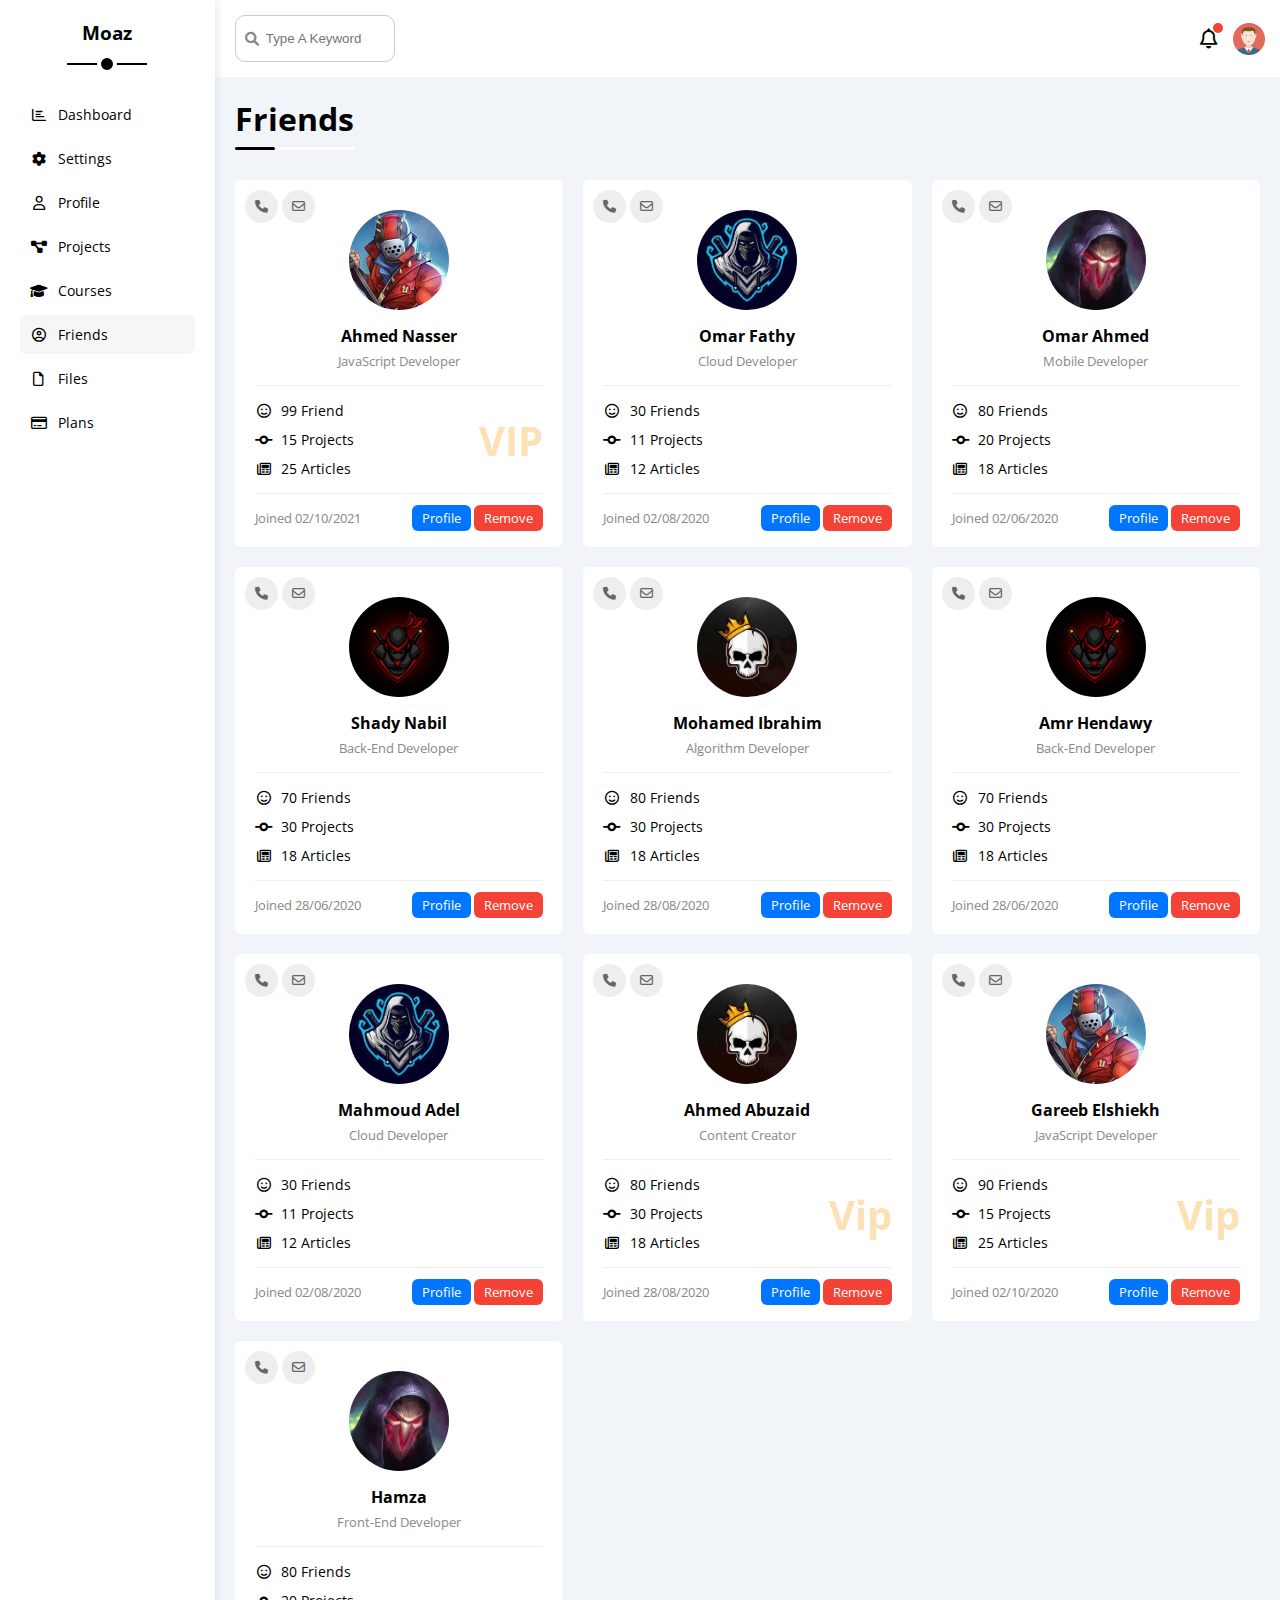
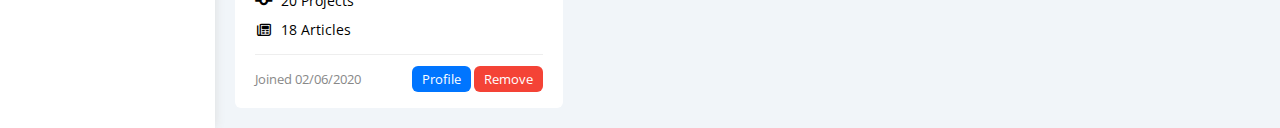
<file: friends.html>
<!DOCTYPE html>
<html lang="en">
  <head>
    <meta charset="UTF-8" />
    <meta http-equiv="X-UA-Compatible" content="IE=edge" />
    <meta name="viewport" content="width=device-width, initial-scale=1.0" />
    <link rel="stylesheet" href="css/all.min.css" />
    <link rel="stylesheet" href="css/framework.css" />
    <link rel="stylesheet" href="css/master.css" />
    <link rel="preconnect" href="https://fonts.googleapis.com" />
    <link rel="preconnect" href="https://fonts.gstatic.com" crossorigin />
    <link
      href="https://fonts.googleapis.com/css2?family=Open+Sans:wght@300;500&display=swap"
      rel="stylesheet"
    />
    <title>Friends</title>
  </head>
  <body>
    <div class="page d-flex">
      <div class="sidebar bg-white p-20 p-relative">
        <h3 class="p-relative txt-c mt-0">Moaz</h3>
        <ul>
          <li>
            <a
              class="d-flex align-center fs-14 c-black rad-6 p-10"
              href="index.html"
            >
              <i class="fa-regular fa-chart-bar fa-fw"></i>
              <span>Dashboard</span>
            </a>
          </li>
          <li>
            <a
              class="d-flex align-center fs-14 c-black rad-6 p-10"
              href="settings.html"
            >
              <i class="fa-solid fa-gear fa-fw"></i>
              <span>Settings</span>
            </a>
          </li>
          <li>
            <a
              class="d-flex align-center fs-14 c-black rad-6 p-10"
              href="profile.html"
            >
              <i class="fa-regular fa-user fa-fw"></i>
              <span>Profile</span>
            </a>
          </li>
          <li>
            <a
              class="d-flex align-center fs-14 c-black rad-6 p-10"
              href="projects.html"
            >
              <i class="fa-solid fa-diagram-project fa-fw"></i>
              <span>Projects</span>
            </a>
          </li>
          <li>
            <a
              class="d-flex align-center fs-14 c-black rad-6 p-10"
              href="courses.html"
            >
              <i class="fa-solid fa-graduation-cap fa-fw"></i>
              <span>Courses</span>
            </a>
          </li>
          <li>
            <a
              class="active d-flex align-center fs-14 c-black rad-6 p-10"
              href="friends.html"
            >
              <i class="fa-regular fa-circle-user fa-fw"></i>
              <span>Friends</span>
            </a>
          </li>
          <li>
            <a
              class="d-flex align-center fs-14 c-black rad-6 p-10"
              href="files.html"
            >
              <i class="fa-regular fa-file fa-fw"></i>
              <span>Files</span>
            </a>
          </li>
          <li>
            <a
              class="d-flex align-center fs-14 c-black rad-6 p-10"
              href="plans.html"
            >
              <i class="fa-regular fa-credit-card fa-fw"></i>
              <span>Plans</span>
            </a>
          </li>
        </ul>
      </div>
      <div class="content w-full">
        <!-- Start Head -->
        <div class="head bg-white p-15 between-flex">
          <div class="search p-relative">
            <input
              class="p-15 rad-10"
              type="search"
              placeholder="Type A Keyword"
            />
          </div>
          <div class="icons d-flex align-center">
            <span class="notification p-relative">
              <i class="fa-regular fa-bell fa-lg"></i>
            </span>
            <img src="imgs/avatar.png" alt="" />
          </div>
        </div>
        <!-- End Head -->
        <h1 class="p-relative">Friends</h1>
        <div class="friends-page d-grid m-20 gap-20">
          <div class="friend bg-white rad-6 p-20 p-relative">
            <div class="contact">
              <i class="fa-solid fa-phone"></i>
              <i class="fa-regular fa-envelope"></i>
            </div>
            <div class="txt-c">
              <img decoding="async" class="rad-half mt-10 mb-10 w-100 h-100" src="imgs/friend-01.jpg" alt="" />
              <h4 class="m-0">Ahmed Nasser</h4>
              <p class="c-grey fs-13 mt-5 mb-0">JavaScript Developer</p>
            </div>
            <div class="icons fs-14 p-relative">
              <div class="mb-10">
                <i class="fa-regular fa-face-smile fa-fw"></i>
                <span>99 Friend</span>
              </div>
              <div class="mb-10">
                <i class="fa-solid fa-code-commit fa-fw"></i>
                <span>15 Projects</span>
              </div>
              <div>
                <i class="fa-regular fa-newspaper fa-fw"></i>
                <span>25 Articles</span>
              </div>
              <span class="vip fw-bold c-orange">VIP</span>
            </div>
            <div class="info between-flex fs-13">
              <span class="c-grey">Joined 02/10/2021</span>
              <div>
                <a class="bg-blue c-white btn-shape" href="profile.html">Profile</a>
                <a class="bg-red c-white btn-shape" href="#">Remove</a>
              </div>
            </div>
          </div>
          <div class="friend bg-white rad-6 p-20 p-relative">
            <div class="contact">
              <i class="fa-solid fa-phone"></i>
              <i class="fa-regular fa-envelope"></i>
            </div>
            <div class="txt-c">
              <img decoding="async" class="rad-half mt-10 mb-10 w-100 h-100" src="imgs/friend-02.jpg" alt="" />
              <h4 class="m-0">Omar Fathy</h4>
              <p class="c-grey fs-13 mt-5 mb-0">Cloud Developer</p>
            </div>
            <div class="icons fs-14 p-relative">
              <div class="mb-10">
                <i class="fa-regular fa-face-smile fa-fw"></i>
                <span>30 Friends</span>
              </div>
              <div class="mb-10">
                <i class="fa-solid fa-code-commit fa-fw"></i>
                <span>11 Projects</span>
              </div>
              <div>
                <i class="fa-regular fa-newspaper fa-fw"></i>
                <span>12 Articles</span>
              </div>
            </div>
            <div class="info between-flex fs-13">
              <span class="c-grey">Joined 02/08/2020</span>
              <div>
                <a class="bg-blue c-white btn-shape" href="profile.html">Profile</a>
                <a class="bg-red c-white btn-shape" href="">Remove</a>
              </div>
            </div>
          </div>
          <div class="friend bg-white rad-6 p-20 p-relative">
            <div class="contact">
              <i class="fa-solid fa-phone"></i>
              <i class="fa-regular fa-envelope"></i>
            </div>
            <div class="txt-c">
              <img decoding="async" class="rad-half mt-10 mb-10 w-100 h-100" src="imgs/friend-03.jpg" alt="" />
              <h4 class="m-0">Omar Ahmed</h4>
              <p class="c-grey fs-13 mt-5 mb-0">Mobile Developer</p>
            </div>
            <div class="icons fs-14 p-relative">
              <div class="mb-10">
                <i class="fa-regular fa-face-smile fa-fw"></i>
                <span>80 Friends</span>
              </div>
              <div class="mb-10">
                <i class="fa-solid fa-code-commit fa-fw"></i>
                <span>20 Projects</span>
              </div>
              <div>
                <i class="fa-regular fa-newspaper fa-fw"></i>
                <span>18 Articles</span>
              </div>
            </div>
            <div class="info between-flex fs-13">
              <span class="c-grey">Joined 02/06/2020</span>
              <div>
                <a class="bg-blue c-white btn-shape" href="profile.html">Profile</a>
                <a class="bg-red c-white btn-shape" href="">Remove</a>
              </div>
            </div>
          </div>
          <div class="friend bg-white rad-6 p-20 p-relative">
            <div class="contact">
              <i class="fa-solid fa-phone"></i>
              <i class="fa-regular fa-envelope"></i>
            </div>
            <div class="txt-c">
              <img decoding="async" class="rad-half mt-10 mb-10 w-100 h-100" src="imgs/friend-04.jpg" alt="" />
              <h4 class="m-0">Shady Nabil</h4>
              <p class="c-grey fs-13 mt-5 mb-0">Back-End Developer</p>
            </div>
            <div class="icons fs-14 p-relative">
              <div class="mb-10">
                <i class="fa-regular fa-face-smile fa-fw"></i>
                <span>70 Friends</span>
              </div>
              <div class="mb-10">
                <i class="fa-solid fa-code-commit fa-fw"></i>
                <span>30 Projects</span>
              </div>
              <div>
                <i class="fa-regular fa-newspaper fa-fw"></i>
                <span>18 Articles</span>
              </div>
            </div>
            <div class="info between-flex fs-13">
              <span class="c-grey">Joined 28/06/2020</span>
              <div>
                <a class="bg-blue c-white btn-shape" href="profile.html">Profile</a>
                <a class="bg-red c-white btn-shape" href="">Remove</a>
              </div>
            </div>
          </div>
          <div class="friend bg-white rad-6 p-20 p-relative">
            <div class="contact">
              <i class="fa-solid fa-phone"></i>
              <i class="fa-regular fa-envelope"></i>
            </div>
            <div class="txt-c">
              <img decoding="async" class="rad-half mt-10 mb-10 w-100 h-100" src="imgs/friend-05.jpg" alt="" />
              <h4 class="m-0">Mohamed Ibrahim</h4>
              <p class="c-grey fs-13 mt-5 mb-0">Algorithm Developer</p>
            </div>
            <div class="icons fs-14 p-relative">
              <div class="mb-10">
                <i class="fa-regular fa-face-smile fa-fw"></i>
                <span>80 Friends</span>
              </div>
              <div class="mb-10">
                <i class="fa-solid fa-code-commit fa-fw"></i>
                <span>30 Projects</span>
              </div>
              <div>
                <i class="fa-regular fa-newspaper fa-fw"></i>
                <span>18 Articles</span>
              </div>
            </div>
            <div class="info between-flex fs-13">
              <span class="c-grey">Joined 28/08/2020</span>
              <div>
                <a class="bg-blue c-white btn-shape" href="profile.html">Profile</a>
                <a class="bg-red c-white btn-shape" href="">Remove</a>
              </div>
            </div>
          </div>
          <div class="friend bg-white rad-6 p-20 p-relative">
            <div class="contact">
              <i class="fa-solid fa-phone"></i>
              <i class="fa-regular fa-envelope"></i>
            </div>
            <div class="txt-c">
              <img decoding="async" class="rad-half mt-10 mb-10 w-100 h-100" src="imgs/friend-04.jpg" alt="" />
              <h4 class="m-0">Amr Hendawy</h4>
              <p class="c-grey fs-13 mt-5 mb-0">Back-End Developer</p>
            </div>
            <div class="icons fs-14 p-relative">
              <div class="mb-10">
                <i class="fa-regular fa-face-smile fa-fw"></i>
                <span>70 Friends</span>
              </div>
              <div class="mb-10">
                <i class="fa-solid fa-code-commit fa-fw"></i>
                <span>30 Projects</span>
              </div>
              <div>
                <i class="fa-regular fa-newspaper fa-fw"></i>
                <span>18 Articles</span>
              </div>
            </div>
            <div class="info between-flex fs-13">
              <span class="c-grey">Joined 28/06/2020</span>
              <div>
                <a class="bg-blue c-white btn-shape" href="profile.html">Profile</a>
                <a class="bg-red c-white btn-shape" href="">Remove</a>
              </div>
            </div>
          </div>
          <div class="friend bg-white rad-6 p-20 p-relative">
            <div class="contact">
              <i class="fa-solid fa-phone"></i>
              <i class="fa-regular fa-envelope"></i>
            </div>
            <div class="txt-c">
              <img decoding="async" class="rad-half mt-10 mb-10 w-100 h-100" src="imgs/friend-02.jpg" alt="" />
              <h4 class="m-0">Mahmoud Adel</h4>
              <p class="c-grey fs-13 mt-5 mb-0">Cloud Developer</p>
            </div>
            <div class="icons fs-14 p-relative">
              <div class="mb-10">
                <i class="fa-regular fa-face-smile fa-fw"></i>
                <span>30 Friends</span>
              </div>
              <div class="mb-10">
                <i class="fa-solid fa-code-commit fa-fw"></i>
                <span>11 Projects</span>
              </div>
              <div>
                <i class="fa-regular fa-newspaper fa-fw"></i>
                <span>12 Articles</span>
              </div>
            </div>
            <div class="info between-flex fs-13">
              <span class="c-grey">Joined 02/08/2020</span>
              <div>
                <a class="bg-blue c-white btn-shape" href="profile.html">Profile</a>
                <a class="bg-red c-white btn-shape" href="">Remove</a>
              </div>
            </div>
          </div>
          <div class="friend bg-white rad-6 p-20 p-relative">
            <div class="contact">
              <i class="fa-solid fa-phone"></i>
              <i class="fa-regular fa-envelope"></i>
            </div>
            <div class="txt-c">
              <img decoding="async" class="rad-half mt-10 mb-10 w-100 h-100" src="imgs/friend-05.jpg" alt="" />
              <h4 class="m-0">Ahmed Abuzaid</h4>
              <p class="c-grey fs-13 mt-5 mb-0">Content Creator</p>
            </div>
            <div class="icons fs-14 p-relative">
              <div class="mb-10">
                <i class="fa-regular fa-face-smile fa-fw"></i>
                <span>80 Friends</span>
              </div>
              <div class="mb-10">
                <i class="fa-solid fa-code-commit fa-fw"></i>
                <span>30 Projects</span>
              </div>
              <div>
                <i class="fa-regular fa-newspaper fa-fw"></i>
                <span>18 Articles</span>
              </div>
              <span class="vip fw-bold c-orange">Vip</span>
            </div>
            <div class="info between-flex fs-13">
              <span class="c-grey">Joined 28/08/2020</span>
              <div>
                <a class="bg-blue c-white btn-shape" href="profile.html">Profile</a>
                <a class="bg-red c-white btn-shape" href="">Remove</a>
              </div>
            </div>
          </div>
          <div class="friend bg-white rad-6 p-20 p-relative">
            <div class="contact">
              <i class="fa-solid fa-phone"></i>
              <i class="fa-regular fa-envelope"></i>
            </div>
            <div class="txt-c">
              <img decoding="async" class="rad-half mt-10 mb-10 w-100 h-100" src="imgs/friend-01.jpg" alt="" />
              <h4 class="m-0">Gareeb Elshiekh</h4>
              <p class="c-grey fs-13 mt-5 mb-0">JavaScript Developer</p>
            </div>
            <div class="icons fs-14 p-relative">
              <div class="mb-10">
                <i class="fa-regular fa-face-smile fa-fw"></i>
                <span>90 Friends</span>
              </div>
              <div class="mb-10">
                <i class="fa-solid fa-code-commit fa-fw"></i>
                <span>15 Projects</span>
              </div>
              <div>
                <i class="fa-regular fa-newspaper fa-fw"></i>
                <span>25 Articles</span>
              </div>
              <span class="vip fw-bold c-orange">Vip</span>
            </div>
            <div class="info between-flex fs-13">
              <span class="c-grey">Joined 02/10/2020</span>
              <div>
                <a class="bg-blue c-white btn-shape" href="profile.html">Profile</a>
                <a class="bg-red c-white btn-shape" href="">Remove</a>
              </div>
            </div>
          </div>
          <div class="friend bg-white rad-6 p-20 p-relative">
            <div class="contact">
              <i class="fa-solid fa-phone"></i>
              <i class="fa-regular fa-envelope"></i>
            </div>
            <div class="txt-c">
              <img decoding="async" class="rad-half mt-10 mb-10 w-100 h-100" src="imgs/friend-03.jpg" alt="" />
              <h4 class="m-0">Hamza</h4>
              <p class="c-grey fs-13 mt-5 mb-0">Front-End Developer</p>
            </div>
            <div class="icons fs-14 p-relative">
              <div class="mb-10">
                <i class="fa-regular fa-face-smile fa-fw"></i>
                <span>80 Friends</span>
              </div>
              <div class="mb-10">
                <i class="fa-solid fa-code-commit fa-fw"></i>
                <span>20 Projects</span>
              </div>
              <div>
                <i class="fa-regular fa-newspaper fa-fw"></i>
                <span>18 Articles</span>
              </div>
            </div>
            <div class="info between-flex fs-13">
              <span class="c-grey">Joined 02/06/2020</span>
              <div>
                <a class="bg-blue c-white btn-shape" href="profile.html">Profile</a>
                <a class="bg-red c-white btn-shape" href="">Remove</a>
              </div>
            </div>
          </div>
        </div>
      </div>
    </div>
  </body>
</html>
</file>
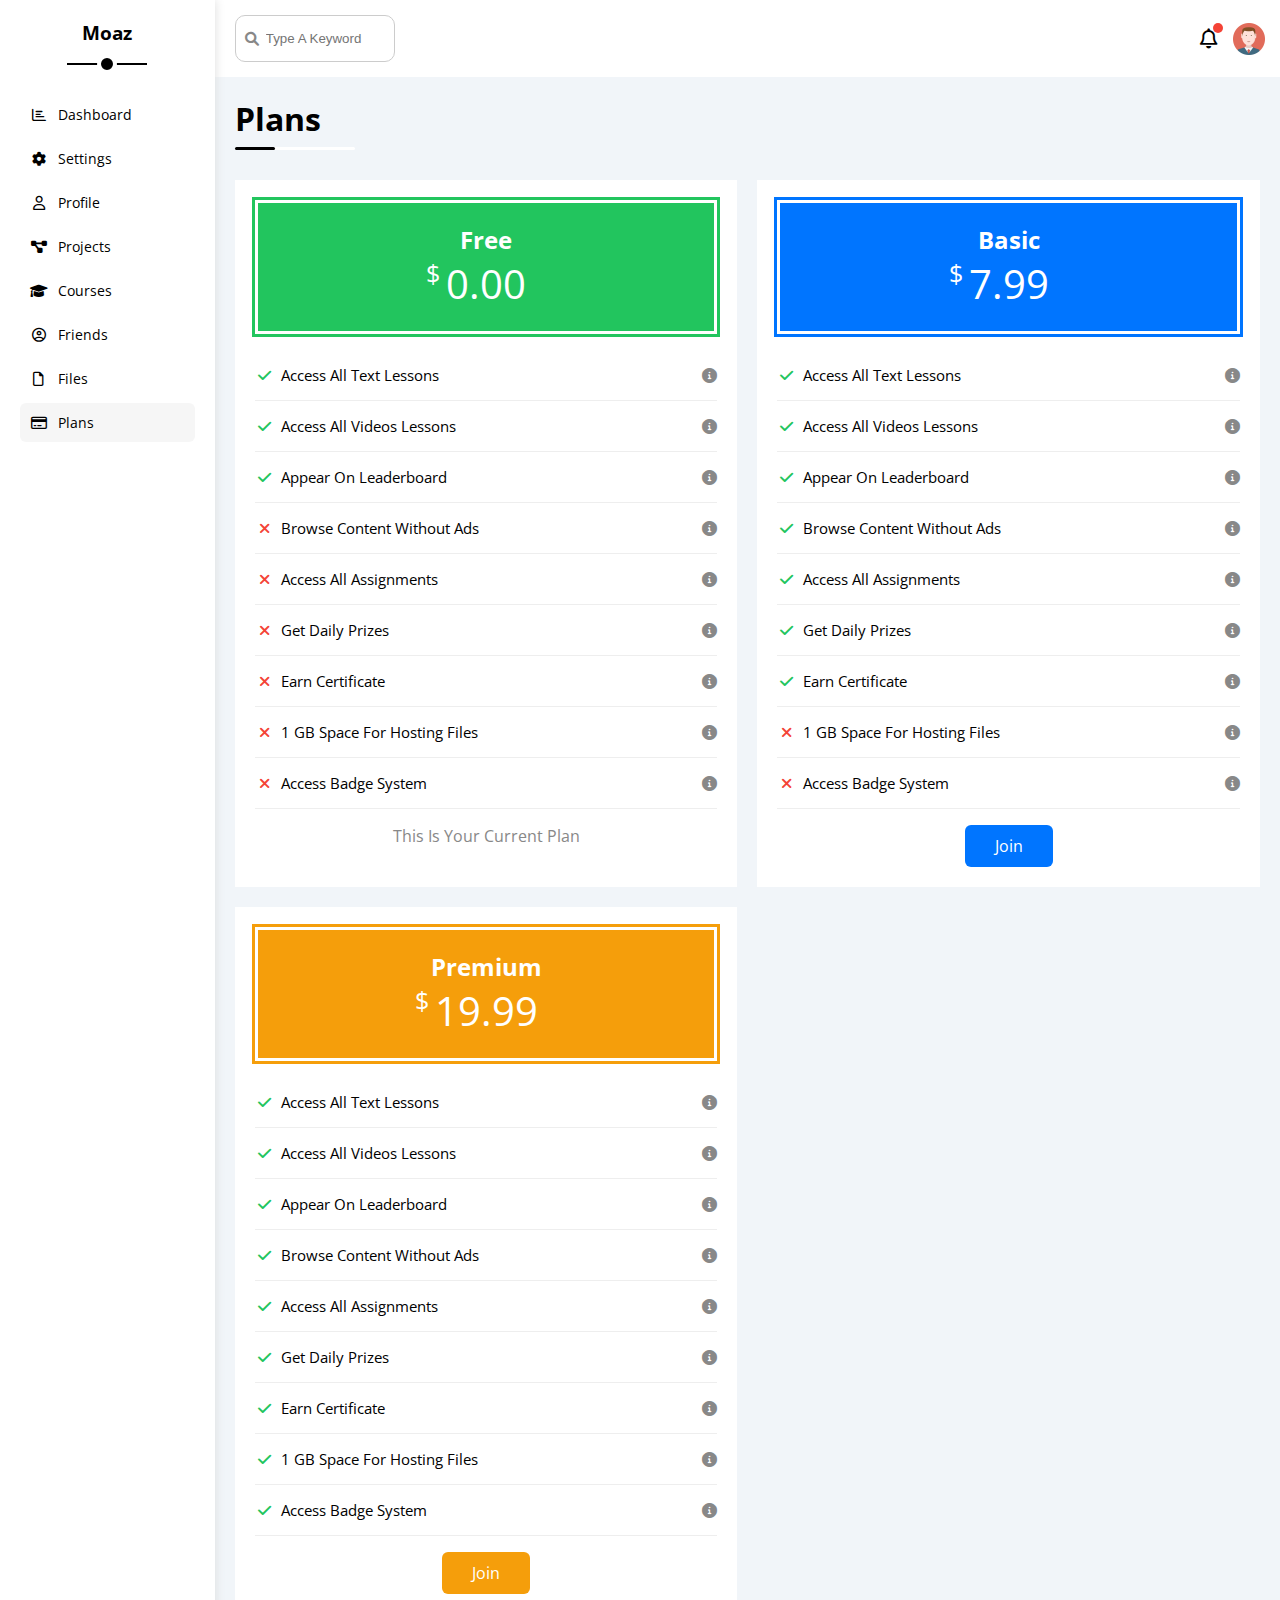
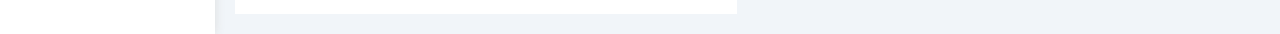
<file: plans.html>
<!DOCTYPE html>
<html lang="en">
  <head>
    <meta charset="UTF-8" />
    <meta http-equiv="X-UA-Compatible" content="IE=edge" />
    <meta name="viewport" content="width=device-width, initial-scale=1.0" />
    <link rel="stylesheet" href="css/all.min.css" />
    <link rel="stylesheet" href="css/framework.css" />
    <link rel="stylesheet" href="css/master.css" />
    <link rel="preconnect" href="https://fonts.googleapis.com" />
    <link rel="preconnect" href="https://fonts.gstatic.com" crossorigin />
    <link
      href="https://fonts.googleapis.com/css2?family=Open+Sans:wght@300;500&display=swap"
      rel="stylesheet"
    />
    <title>Plans</title>
  </head>
  <body>
    <div class="page d-flex">
      <div class="sidebar bg-white p-20 p-relative">
        <h3 class="p-relative txt-c mt-0">Moaz</h3>
        <ul>
          <li>
            <a
              class="d-flex align-center fs-14 c-black rad-6 p-10"
              href="index.html"
            >
              <i class="fa-regular fa-chart-bar fa-fw"></i>
              <span>Dashboard</span>
            </a>
          </li>
          <li>
            <a
              class="d-flex align-center fs-14 c-black rad-6 p-10"
              href="settings.html"
            >
              <i class="fa-solid fa-gear fa-fw"></i>
              <span>Settings</span>
            </a>
          </li>
          <li>
            <a
              class="d-flex align-center fs-14 c-black rad-6 p-10"
              href="profile.html"
            >
              <i class="fa-regular fa-user fa-fw"></i>
              <span>Profile</span>
            </a>
          </li>
          <li>
            <a
              class="d-flex align-center fs-14 c-black rad-6 p-10"
              href="projects.html"
            >
              <i class="fa-solid fa-diagram-project fa-fw"></i>
              <span>Projects</span>
            </a>
          </li>
          <li>
            <a
              class="d-flex align-center fs-14 c-black rad-6 p-10"
              href="courses.html"
            >
              <i class="fa-solid fa-graduation-cap fa-fw"></i>
              <span>Courses</span>
            </a>
          </li>
          <li>
            <a
              class="d-flex align-center fs-14 c-black rad-6 p-10"
              href="friends.html"
            >
              <i class="fa-regular fa-circle-user fa-fw"></i>
              <span>Friends</span>
            </a>
          </li>
          <li>
            <a
              class="d-flex align-center fs-14 c-black rad-6 p-10"
              href="files.html"
            >
              <i class="fa-regular fa-file fa-fw"></i>
              <span>Files</span>
            </a>
          </li>
          <li>
            <a
              class="active d-flex align-center fs-14 c-black rad-6 p-10"
              href="plans.html"
            >
              <i class="fa-regular fa-credit-card fa-fw"></i>
              <span>Plans</span>
            </a>
          </li>
        </ul>
      </div>
      <div class="content w-full">
        <!-- Start Head -->
        <div class="head bg-white p-15 between-flex">
          <div class="search p-relative">
            <input
              class="p-15 rad-10"
              type="search"
              placeholder="Type A Keyword"
            />
          </div>
          <div class="icons d-flex align-center">
            <span class="notification p-relative">
              <i class="fa-regular fa-bell fa-lg"></i>
            </span>
            <img src="imgs/avatar.png" alt="" />
          </div>
        </div>
        <!-- End Head -->
        <h1 class="p-relative">Plans</h1>
        <div class="plans-page d-grid m-20 gap-20">
          <div class="plan green bg-white p-20">
            <div class="top bg-green txt-c p-20">
              <h2 class="m-0 c-white">Free</h2>
              <div class="price c-white"><span>$</span>0.00</div>
            </div>
            <ul>
              <li>
                <i class="fa-solid fa-check fa-fw yes"></i>
                <span>Access All Text Lessons</span>
                <i class="fa-solid fa-circle-info help"></i>
              </li>
              <li>
                <i class="fa-solid fa-check fa-fw yes"></i>
                <span>Access All Videos Lessons</span>
                <i class="fa-solid fa-circle-info help"></i>
              </li>
              <li>
                <i class="fa-solid fa-check fa-fw yes"></i>
                <span>Appear On Leaderboard</span>
                <i class="fa-solid fa-circle-info help"></i>
              </li>
              <li>
                <i class="fa-solid fa-xmark fa-fw"></i>
                <span>Browse Content Without Ads</span>
                <i class="fa-solid fa-circle-info help"></i>
              </li>
              <li>
                <i class="fa-solid fa-xmark fa-fw"></i>
                <span>Access All Assignments</span>
                <i class="fa-solid fa-circle-info help"></i>
              </li>
              <li>
                <i class="fa-solid fa-xmark fa-fw"></i>
                <span>Get Daily Prizes</span>
                <i class="fa-solid fa-circle-info help"></i>
              </li>
              <li>
                <i class="fa-solid fa-xmark fa-fw"></i>
                <span>Earn Certificate</span>
                <i class="fa-solid fa-circle-info help"></i>
              </li>
              <li>
                <i class="fa-solid fa-xmark fa-fw"></i>
                <span>1 GB Space For Hosting Files</span>
                <i class="fa-solid fa-circle-info help"></i>
              </li>
              <li>
                <i class="fa-solid fa-xmark fa-fw"></i>
                <span>Access Badge System</span>
                <i class="fa-solid fa-circle-info help"></i>
              </li>
            </ul>
            <p class="c-grey m-0 txt-c">This Is Your Current Plan</p>
          </div>
          <!-- Start Plan -->
          <div class="plan blue bg-white p-20">
            <div class="top bg-blue txt-c p-20">
              <h2 class="m-0 c-white">Basic</h2>
              <div class="price c-white"><span>$</span>7.99</div>
            </div>
            <ul class="list-none p-0">
              <li>
                <i class="fa-solid fa-check fa-fw yes"></i>
                <span>Access All Text Lessons</span>
                <i class="fa-solid fa-circle-info help"></i>
              </li>
              <li>
                <i class="fa-solid fa-check fa-fw yes"></i>
                <span>Access All Videos Lessons</span>
                <i class="fa-solid fa-circle-info help"></i>
              </li>
              <li>
                <i class="fa-solid fa-check fa-fw yes"></i>
                <span>Appear On Leaderboard</span>
                <i class="fa-solid fa-circle-info help"></i>
              </li>
              <li>
                <i class="fa-solid fa-check fa-fw yes"></i>
                <span>Browse Content Without Ads</span>
                <i class="fa-solid fa-circle-info help"></i>
              </li>
              <li>
                <i class="fa-solid fa-check fa-fw yes"></i>
                <span>Access All Assignments</span>
                <i class="fa-solid fa-circle-info help"></i>
              </li>
              <li>
                <i class="fa-solid fa-check fa-fw yes"></i>
                <span>Get Daily Prizes</span>
                <i class="fa-solid fa-circle-info help"></i>
              </li>
              <li>
                <i class="fa-solid fa-check fa-fw yes"></i>
                <span>Earn Certificate</span>
                <i class="fa-solid fa-circle-info help"></i>
              </li>
              <li>
                <i class="fa-solid fa-xmark fa-fw"></i>
                <span>1 GB Space For Hosting Files</span>
                <i class="fa-solid fa-circle-info help"></i>
              </li>
              <li>
                <i class="fa-solid fa-xmark fa-fw"></i>
                <span>Access Badge System</span>
                <i class="fa-solid fa-circle-info help"></i>
              </li>
            </ul>
            <a href="#" class="bg-blue c-white d-block w-fit">Join</a>
          </div>
          <!-- End Plan -->
          <!-- Start Plan -->
          <div class="plan orange bg-white p-20">
            <div class="top bg-orange txt-c p-20">
              <h2 class="m-0 c-white">Premium</h2>
              <div class="price c-white"><span>$</span>19.99</div>
            </div>
            <ul class="list-none p-0">
              <li>
                <i class="fa-solid fa-check fa-fw yes"></i>
                <span>Access All Text Lessons</span>
                <i class="fa-solid fa-circle-info help"></i>
              </li>
              <li>
                <i class="fa-solid fa-check fa-fw yes"></i>
                <span>Access All Videos Lessons</span>
                <i class="fa-solid fa-circle-info help"></i>
              </li>
              <li>
                <i class="fa-solid fa-check fa-fw yes"></i>
                <span>Appear On Leaderboard</span>
                <i class="fa-solid fa-circle-info help"></i>
              </li>
              <li>
                <i class="fa-solid fa-check fa-fw yes"></i>
                <span>Browse Content Without Ads</span>
                <i class="fa-solid fa-circle-info help"></i>
              </li>
              <li>
                <i class="fa-solid fa-check fa-fw yes"></i>
                <span>Access All Assignments</span>
                <i class="fa-solid fa-circle-info help"></i>
              </li>
              <li>
                <i class="fa-solid fa-check fa-fw yes"></i>
                <span>Get Daily Prizes</span>
                <i class="fa-solid fa-circle-info help"></i>
              </li>
              <li>
                <i class="fa-solid fa-check fa-fw yes"></i>
                <span>Earn Certificate</span>
                <i class="fa-solid fa-circle-info help"></i>
              </li>
              <li>
                <i class="fa-solid fa-check fa-fw yes"></i>
                <span>1 GB Space For Hosting Files</span>
                <i class="fa-solid fa-circle-info help"></i>
              </li> 
              <li>
                <i class="fa-solid fa-check fa-fw yes"></i>
                <span>Access Badge System</span>
                <i class="fa-solid fa-circle-info help"></i>
              </li>
            </ul>
            <a href="#" class="bg-orange c-white d-block w-fit">Join</a>
          </div>
          <!-- End Plan -->
        </div>
      </div>
    </div>
  </body>
</html>
</file>
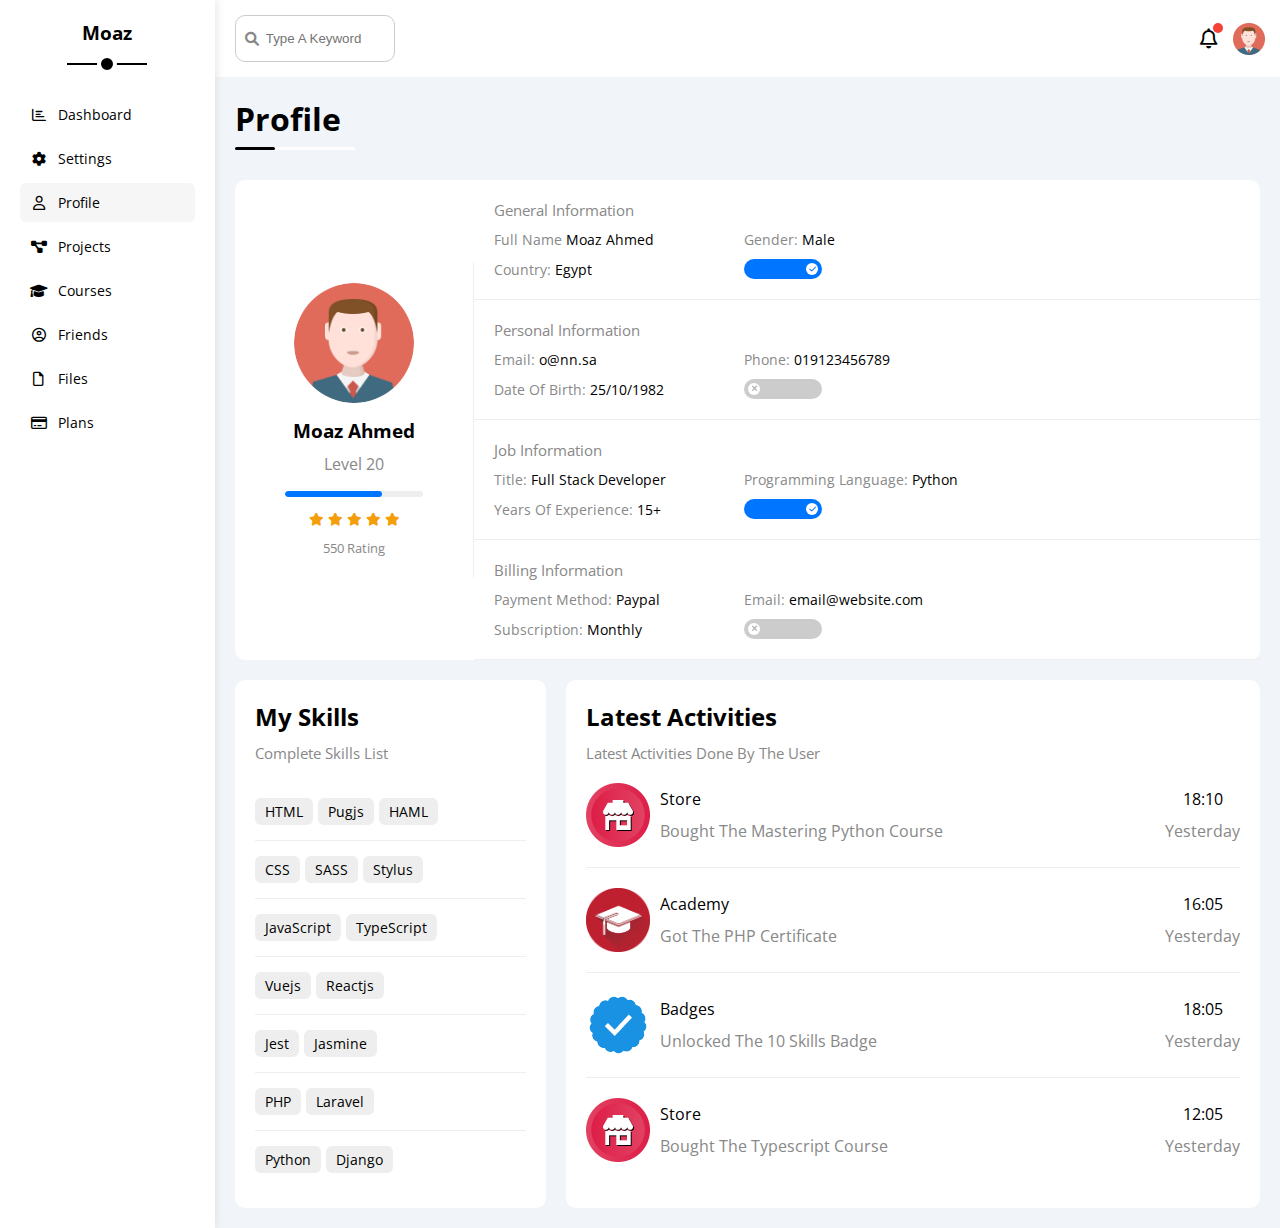
<file: profile.html>
<!DOCTYPE html>
<html lang="en">
  <head>
    <meta charset="UTF-8" />
    <meta http-equiv="X-UA-Compatible" content="IE=edge" />
    <meta name="viewport" content="width=device-width, initial-scale=1.0" />
    <link rel="stylesheet" href="css/all.min.css" />
    <link rel="stylesheet" href="css/framework.css" />
    <link rel="stylesheet" href="css/master.css" />
    <link rel="preconnect" href="https://fonts.googleapis.com" />
    <link rel="preconnect" href="https://fonts.gstatic.com" crossorigin />
    <link
      href="https://fonts.googleapis.com/css2?family=Open+Sans:wght@300;500&display=swap"
      rel="stylesheet"
    />
    <title>Profile</title>
  </head>
  <body>
    <div class="page d-flex">
      <div class="sidebar bg-white p-20 p-relative">
        <h3 class="p-relative txt-c mt-0">Moaz</h3>
        <ul>
          <li>
            <a
              class="d-flex align-center fs-14 c-black rad-6 p-10"
              href="index.html"
            >
              <i class="fa-regular fa-chart-bar fa-fw"></i>
              <span>Dashboard</span>
            </a>
          </li>
          <li>
            <a
              class="d-flex align-center fs-14 c-black rad-6 p-10"
              href="settings.html"
            >
              <i class="fa-solid fa-gear fa-fw"></i>
              <span>Settings</span>
            </a>
          </li>
          <li>
            <a
              class="active d-flex align-center fs-14 c-black rad-6 p-10"
              href="profile.html"
            >
              <i class="fa-regular fa-user fa-fw"></i>
              <span>Profile</span>
            </a>
          </li>
          <li>
            <a
              class="d-flex align-center fs-14 c-black rad-6 p-10"
              href="projects.html"
            >
              <i class="fa-solid fa-diagram-project fa-fw"></i>
              <span>Projects</span>
            </a>
          </li>
          <li>
            <a
              class="d-flex align-center fs-14 c-black rad-6 p-10"
              href="courses.html"
            >
              <i class="fa-solid fa-graduation-cap fa-fw"></i>
              <span>Courses</span>
            </a>
          </li>
          <li>
            <a
              class="d-flex align-center fs-14 c-black rad-6 p-10"
              href="friends.html"
            >
              <i class="fa-regular fa-circle-user fa-fw"></i>
              <span>Friends</span>
            </a>
          </li>
          <li>
            <a
              class="d-flex align-center fs-14 c-black rad-6 p-10"
              href="files.html"
            >
              <i class="fa-regular fa-file fa-fw"></i>
              <span>Files</span>
            </a>
          </li>
          <li>
            <a
              class="d-flex align-center fs-14 c-black rad-6 p-10"
              href="plans.html"
            >
              <i class="fa-regular fa-credit-card fa-fw"></i>
              <span>Plans</span>
            </a>
          </li>
        </ul>
      </div>
      <div class="content w-full">
        <!-- Start Head -->
        <div class="head bg-white p-15 between-flex">
          <div class="search p-relative">
            <input
              class="p-15 rad-10"
              type="search"
              placeholder="Type A Keyword"
            />
          </div>
          <div class="icons d-flex align-center">
            <span class="notification p-relative">
              <i class="fa-regular fa-bell fa-lg"></i>
            </span>
            <img src="imgs/avatar.png" alt="" />
          </div>
        </div>
        <!-- End Head -->
        <h1 class="p-relative">Profile</h1>
        <div class="profile-page m-20">
          <!-- Start overview -->
          <div class="overview bg-white rad-10 d-flex align-center">
            <div class="avatar-box txt-c p-20">
              <img class="rad-half mb-10" src="imgs/avatar.png" alt="">
              <h3 class="m-0">Moaz Ahmed</h3>
              <p class="c-grey mt-10">Level 20</p>
              <div class="level rad-6 bg-eee p-relative">
                <span style="width: 70%;"></span>
              </div>
              <div class="rating mb-10 mt-10">
                <i class="fa-solid fa-star c-orange fs-13"></i>
                <i class="fa-solid fa-star c-orange fs-13"></i>
                <i class="fa-solid fa-star c-orange fs-13"></i>
                <i class="fa-solid fa-star c-orange fs-13"></i>
                <i class="fa-solid fa-star c-orange fs-13"></i>
              </div>
              <p class="c-grey m-0 fs-13">550 Rating</p>
            </div>
            <div class="info-box w-full txt-c-mobile">
              <!-- Start Information Row -->
              <div class="box p-20 d-flex align-center">
                <h4 class="c-grey fs-15 m-0 w-full">General Information</h4>
                <div class="fs-14">
                  <span class="c-grey">Full Name</span>
                  <span>Moaz Ahmed</span>
                </div>
                <div class="fs-14">
                  <span class="c-grey">Gender:</span>
                  <span>Male</span>
                </div>
                <div class="fs-14">
                  <span class="c-grey">Country:</span>
                  <span>Egypt</span>
                </div>
                <div class="fs-14">
                  <label>
                    <input class="toggle-checkbox" type="checkbox" checked />
                    <div class="toggle-switch"></div>
                  </label>
                </div>
              </div>
              <!-- End Information Row -->
              <!-- Start Information Row -->
              <div class="box p-20 d-flex align-center">
                <h4 class="c-grey w-full fs-15 m-0">Personal Information</h4>
                <div class="fs-14">
                  <span class="c-grey">Email:</span>
                  <span>o@nn.sa</span>
                </div>
                <div class="fs-14">
                  <span class="c-grey">Phone:</span>
                  <span>019123456789</span>
                </div>
                <div class="fs-14">
                  <span class="c-grey">Date Of Birth:</span>
                  <span>25/10/1982</span>
                </div>
                <div class="fs-14">
                  <label>
                    <input class="toggle-checkbox" type="checkbox" />
                    <div class="toggle-switch"></div>
                  </label>
                </div>
              </div>
              <!-- End Information Row -->
              <!-- Start Information Row -->
              <div class="box p-20 d-flex align-center">
                <h4 class="c-grey w-full fs-15 m-0">Job Information</h4>
                <div class="fs-14">
                  <span class="c-grey">Title:</span>
                  <span>Full Stack Developer</span>
                </div>
                <div class="fs-14">
                  <span class="c-grey">Programming Language:</span>
                  <span>Python</span>
                </div>
                <div class="fs-14">
                  <span class="c-grey">Years Of Experience:</span>
                  <span>15+</span>
                </div>
                <div class="fs-14">
                  <label>
                    <input class="toggle-checkbox" type="checkbox" checked />
                    <div class="toggle-switch"></div>
                  </label>
                </div>
              </div>
              <!-- End Information Row -->
              <!-- Start Information Row -->
              <div class="box p-20 d-flex align-center">
                <h4 class="c-grey w-full fs-15 m-0">Billing Information</h4>
                <div class="fs-14">
                  <span class="c-grey">Payment Method:</span>
                  <span>Paypal</span>
                </div>
                <div class="fs-14">
                  <span class="c-grey">Email:</span>
                  <span>email@website.com</span>
                </div>
                <div class="fs-14">
                  <span class="c-grey">Subscription:</span>
                  <span>Monthly</span>
                </div>
                <div class="fs-14">
                  <label>
                    <input class="toggle-checkbox" type="checkbox" />
                    <div class="toggle-switch"></div>
                  </label>
                </div>
              </div>
              <!-- End Information Row -->
            </div>
          </div>
          <!-- End overview -->
          <!-- Start Other Data -->
          <div class="other-data d-flex gap-20">
            <div class="skills-card p-20 bg-white rad-10 mt-20">
              <h2 class="mt-0 mb-10">My Skills</h2>
              <p class="mt-0 mb-20 c-grey fs-15">Complete Skills List</p>
              <ul class="m-0 txt-c-mobile">
                <li><span>HTML</span><span>Pugjs</span><span>HAML</span></li>
                <li><span>CSS</span><span>SASS</span><span>Stylus</span></li>
                <li><span>JavaScript</span><span>TypeScript</span></li>
                <li><span>Vuejs</span><span>Reactjs</span></li>
                <li><span>Jest</span><span>Jasmine</span></li>
                <li><span>PHP</span><span>Laravel</span></li>
                <li><span>Python</span><span>Django</span></li>
              </ul>
            </div>
            <div class="activities p-20 bg-white rad-10 mt-20">
              <h2 class="mt-0 mb-10">Latest Activities</h2>
              <p class="mt-0 mb-20 c-grey fs-15">Latest Activities Done By The User</p>
              <div class="activity d-flex align-center txt-c-mobile">
                <img src="imgs/activity-01.png" alt="">
                <div class="info">
                  <span class="d-block mb-10">Store</span>
                  <span class="c-grey">Bought The Mastering Python Course</span>
                </div>
                <div class="date">
                  <span class="d-block mb-10">18:10</span>
                  <span class="c-grey">Yesterday</span>
                </div>
              </div>
              <div class="activity d-flex align-center txt-c-mobile">
                <img src="imgs/activity-02.png" alt="" />
                <div class="info">
                  <span class="d-block mb-10">Academy</span>
                  <span class="c-grey">Got The PHP Certificate</span>
                </div>
                <div class="date">
                  <span class="d-block mb-10">16:05</span>
                  <span class="c-grey">Yesterday</span>
                </div>
              </div>
              <div class="activity d-flex align-center txt-c-mobile">
                <img src="imgs/activity-03.png" alt="" />
                <div class="info">
                  <span class="d-block mb-10">Badges</span>
                  <span class="c-grey">Unlocked The 10 Skills Badge</span>
                </div>
                <div class="date">
                  <span class="d-block mb-10">18:05</span>
                  <span class="c-grey">Yesterday</span>
                </div>
              </div>
              <div class="activity d-flex align-center txt-c-mobile">
                <img src="imgs/activity-01.png" alt="" />
                <div class="info">
                  <span class="d-block mb-10">Store</span>
                  <span class="c-grey">Bought The Typescript Course</span>
                </div>
                <div class="date">
                  <span class="d-block mb-10">12:05</span>
                  <span class="c-grey">Yesterday</span>
                </div>
              </div>
            </div>
          </div>
          <!-- End Other Data -->
        </div>  
      </div>
    </div>
  </body>
</html>
</file>
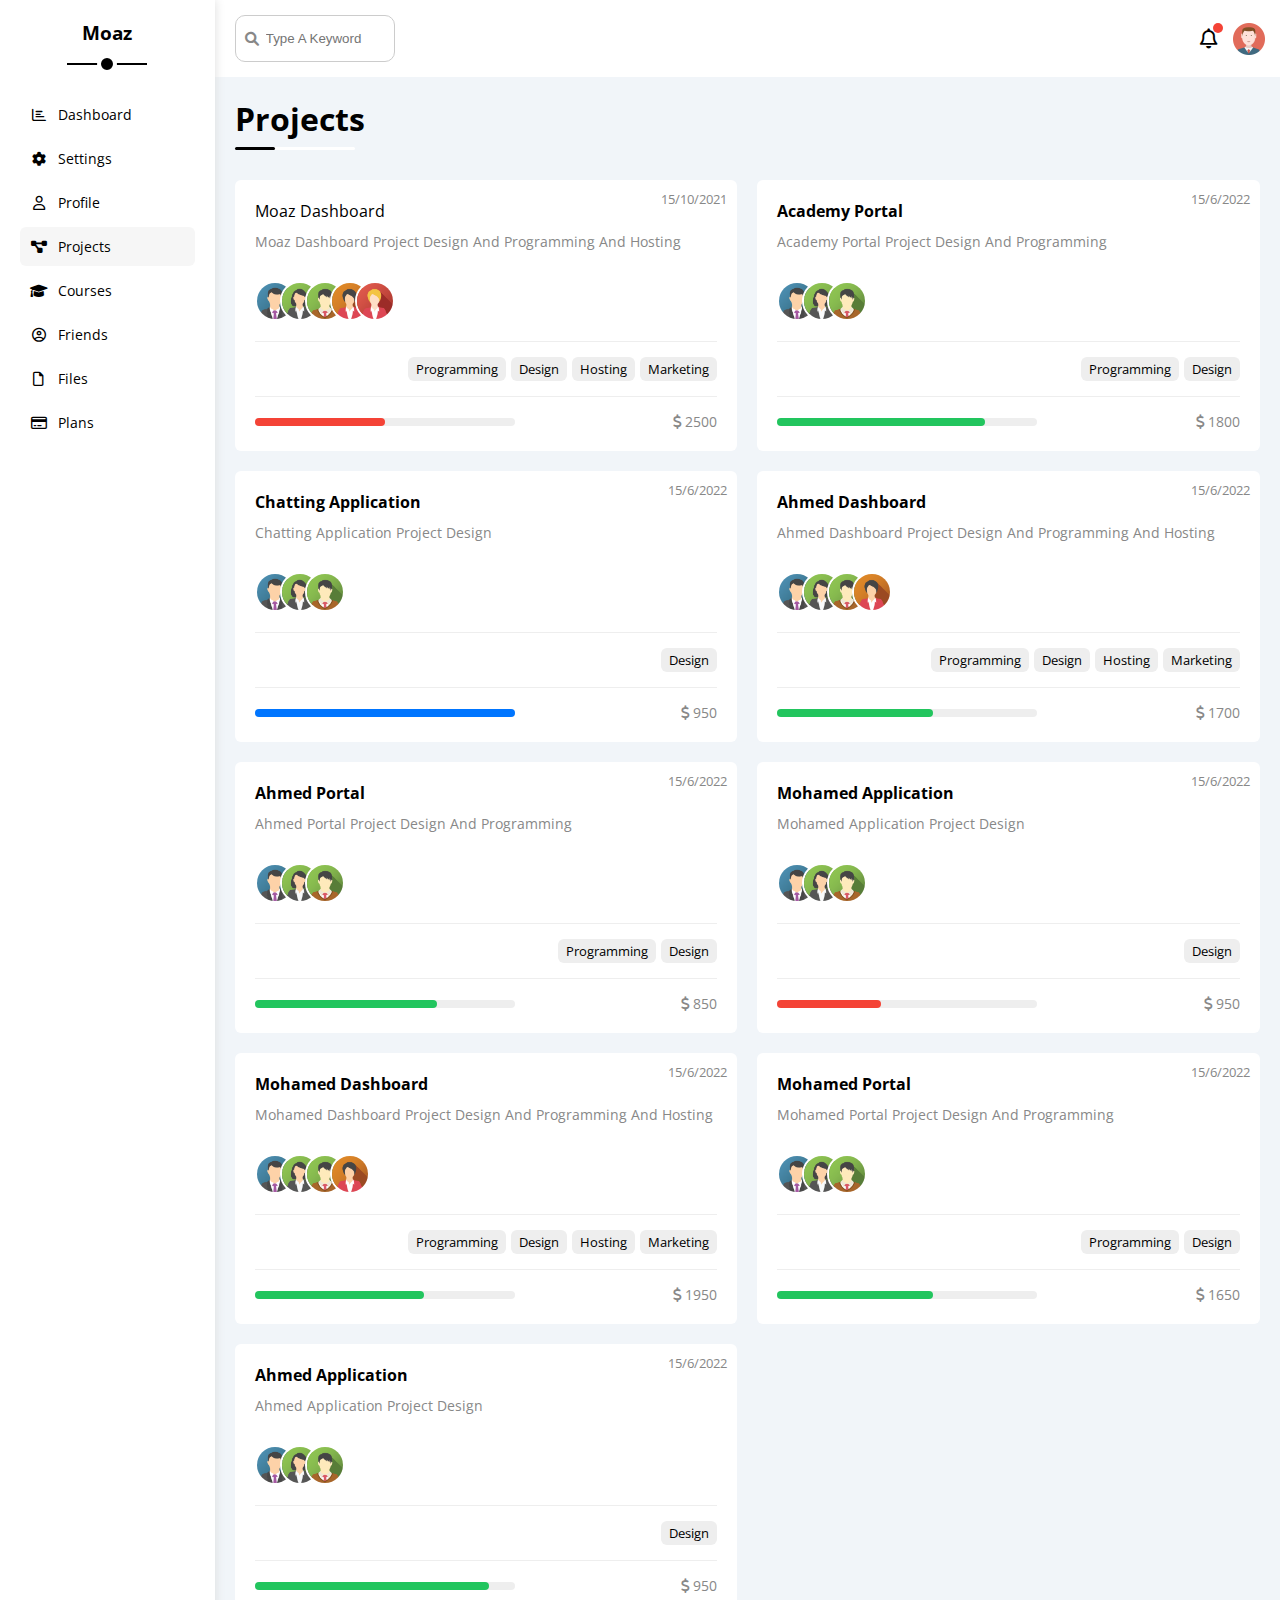
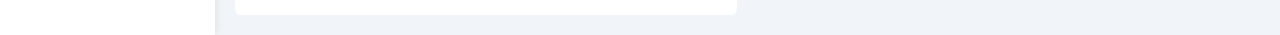
<file: projects.html>
<!DOCTYPE html>
<html lang="en">
  <head>
    <meta charset="UTF-8" />
    <meta http-equiv="X-UA-Compatible" content="IE=edge" />
    <meta name="viewport" content="width=device-width, initial-scale=1.0" />
    <link rel="stylesheet" href="css/all.min.css" />
    <link rel="stylesheet" href="css/framework.css" />
    <link rel="stylesheet" href="css/master.css" />
    <link rel="preconnect" href="https://fonts.googleapis.com" />
    <link rel="preconnect" href="https://fonts.gstatic.com" crossorigin />
    <link
      href="https://fonts.googleapis.com/css2?family=Open+Sans:wght@300;500&display=swap"
      rel="stylesheet"
    />
    <title>Projects</title>
  </head>
  <body>
    <div class="page d-flex">
      <div class="sidebar bg-white p-20 p-relative">
        <h3 class="p-relative txt-c mt-0">Moaz</h3>
        <ul>
          <li>
            <a
              class="d-flex align-center fs-14 c-black rad-6 p-10"
              href="index.html"
            >
              <i class="fa-regular fa-chart-bar fa-fw"></i>
              <span>Dashboard</span>
            </a>
          </li>
          <li>
            <a
              class="d-flex align-center fs-14 c-black rad-6 p-10"
              href="settings.html"
            >
              <i class="fa-solid fa-gear fa-fw"></i>
              <span>Settings</span>
            </a>
          </li>
          <li>
            <a
              class="d-flex align-center fs-14 c-black rad-6 p-10"
              href="profile.html"
            >
              <i class="fa-regular fa-user fa-fw"></i>
              <span>Profile</span>
            </a>
          </li>
          <li>
            <a
              class="active d-flex align-center fs-14 c-black rad-6 p-10"
              href="projects.html"
            >
              <i class="fa-solid fa-diagram-project fa-fw"></i>
              <span>Projects</span>
            </a>
          </li>
          <li>
            <a
              class="d-flex align-center fs-14 c-black rad-6 p-10"
              href="courses.html"
            >
              <i class="fa-solid fa-graduation-cap fa-fw"></i>
              <span>Courses</span>
            </a>
          </li>
          <li>
            <a
              class="d-flex align-center fs-14 c-black rad-6 p-10"
              href="friends.html"
            >
              <i class="fa-regular fa-circle-user fa-fw"></i>
              <span>Friends</span>
            </a>
          </li>
          <li>
            <a
              class="d-flex align-center fs-14 c-black rad-6 p-10"
              href="files.html"
            >
              <i class="fa-regular fa-file fa-fw"></i>
              <span>Files</span>
            </a>
          </li>
          <li>
            <a
              class="d-flex align-center fs-14 c-black rad-6 p-10"
              href="plans.html"
            >
              <i class="fa-regular fa-credit-card fa-fw"></i>
              <span>Plans</span>
            </a>
          </li>
        </ul>
      </div>
      <div class="content w-full">
        <!-- Start Head -->
        <div class="head bg-white p-15 between-flex">
          <div class="search p-relative">
            <input
              class="p-15 rad-10"
              type="search"
              placeholder="Type A Keyword"
            />
          </div>
          <div class="icons d-flex align-center">
            <span class="notification p-relative">
              <i class="fa-regular fa-bell fa-lg"></i>
            </span>
            <img src="imgs/avatar.png" alt="" />
          </div>
        </div>
        <!-- End Head -->
        <h1 class="p-relative">Projects</h1>
        <div class="projects-page d-grid m-20 gap-20">
          <div class="project bg-white rad-6 p-20 p-relative">
            <span class="date fs-13 c-grey">15/10/2021</span>
            <h4 class="m-0 fw-normal">Moaz Dashboard</h4>
            <p class="c-grey mt-10 mb-10 fs-14">
              Moaz Dashboard Project Design And Programming And Hosting
            </p>
            <div class="team">
              <a href="#"
                ><img decoding="async" src="imgs/team-01.png" alt=""
              /></a>
              <a href="#"
                ><img decoding="async" src="imgs/team-02.png" alt=""
              /></a>
              <a href="#"
                ><img decoding="async" src="imgs/team-03.png" alt=""
              /></a>
              <a href="#"
                ><img decoding="async" src="imgs/team-04.png" alt=""
              /></a>
              <a href="#"
                ><img decoding="async" src="imgs/team-05.png" alt=""
              /></a>
            </div>
            <div class="do d-flex">
              <span class="fs-13 rad-6 bg-eee">Programming</span>
              <span class="fs-13 rad-6 bg-eee">Design</span>
              <span class="fs-13 rad-6 bg-eee">Hosting</span>
              <span class="fs-13 rad-6 bg-eee">Marketing</span>
            </div>
            <div class="info between-flex">
              <div class="prog bg-eee">
                <span class="bg-red" style="width: 50%"></span>
              </div>
              <div class="fs-14 c-grey">
                <i class="fa-solid fa-dollar-sign"></i>
                2500
              </div>
            </div>
          </div>
          <div class="project bg-white p-20 rad-6 p-relative">
            <span class="date fs-13 c-grey">15/6/2022</span>
            <h4 class="m-0">Academy Portal</h4>
            <p class="c-grey mt-10 mb-10 fs-14">
              Academy Portal Project Design And Programming
            </p>
            <div class="team">
              <a href="#"
                ><img decoding="async" src="imgs/team-01.png" alt=""
              /></a>
              <a href="#"
                ><img decoding="async" src="imgs/team-02.png" alt=""
              /></a>
              <a href="#"
                ><img decoding="async" src="imgs/team-03.png" alt=""
              /></a>
            </div>
            <div class="do d-flex">
              <span class="fs-13 rad-6 bg-eee">Programming</span>
              <span class="fs-13 rad-6 bg-eee">Design</span>
            </div>
            <div class="info between-flex">
              <div class="prog bg-eee">
                <span class="bg-green" style="width: 80%"></span>
              </div>
              <div class="fs-14 c-grey">
                <i class="fa-solid fa-dollar-sign"></i>
                1800
              </div>
            </div>
          </div>
          <div class="project bg-white p-20 rad-6 p-relative">
            <span class="date fs-13 c-grey">15/6/2022</span>
            <h4 class="m-0">Chatting Application</h4>
            <p class="c-grey mt-10 mb-10 fs-14">
              Chatting Application Project Design
            </p>
            <div class="team">
              <a href="#"
                ><img decoding="async" src="imgs/team-01.png" alt=""
              /></a>
              <a href="#"
                ><img decoding="async" src="imgs/team-02.png" alt=""
              /></a>
              <a href="#"
                ><img decoding="async" src="imgs/team-03.png" alt=""
              /></a>
            </div>
            <div class="do d-flex">
              <span class="fs-13 rad-6 bg-eee">Design</span>
            </div>
            <div class="info between-flex">
              <div class="prog bg-eee">
                <span class="bg-blue" style="width: 100%"></span>
              </div>
              <div class="fs-14 c-grey">
                <i class="fa-solid fa-dollar-sign"></i>
                950
              </div>
            </div>
          </div>
          <div class="project bg-white p-20 rad-6 p-relative">
            <span class="date fs-13 c-grey">15/6/2022</span>
            <h4 class="m-0">Ahmed Dashboard</h4>
            <p class="c-grey mt-10 mb-10 fs-14">
              Ahmed Dashboard Project Design And Programming And Hosting
            </p>
            <div class="team">
              <a href="#"
                ><img decoding="async" src="imgs/team-01.png" alt=""
              /></a>
              <a href="#"
                ><img decoding="async" src="imgs/team-02.png" alt=""
              /></a>
              <a href="#"
                ><img decoding="async" src="imgs/team-03.png" alt=""
              /></a>
              <a href="#"
                ><img decoding="async" src="imgs/team-04.png" alt=""
              /></a>
            </div>
            <div class="do d-flex">
              <span class="fs-13 rad-6 bg-eee">Programming</span>
              <span class="fs-13 rad-6 bg-eee">Design</span>
              <span class="fs-13 rad-6 bg-eee">Hosting</span>
              <span class="fs-13 rad-6 bg-eee">Marketing</span>
            </div>
            <div class="info between-flex">
              <div class="prog bg-eee">
                <span class="bg-green" style="width: 60%"></span>
              </div>
              <div class="fs-14 c-grey">
                <i class="fa-solid fa-dollar-sign"></i>
                1700
              </div>
            </div>
          </div>
          <div class="project bg-white p-20 rad-6 p-relative">
            <span class="date fs-13 c-grey">15/6/2022</span>
            <h4 class="m-0">Ahmed Portal</h4>
            <p class="c-grey mt-10 mb-10 fs-14">
              Ahmed Portal Project Design And Programming
            </p>
            <div class="team">
              <a href="#"
                ><img decoding="async" src="imgs/team-01.png" alt=""
              /></a>
              <a href="#"
                ><img decoding="async" src="imgs/team-02.png" alt=""
              /></a>
              <a href="#"
                ><img decoding="async" src="imgs/team-03.png" alt=""
              /></a>
            </div>
            <div class="do d-flex">
              <span class="fs-13 rad-6 bg-eee">Programming</span>
              <span class="fs-13 rad-6 bg-eee">Design</span>
            </div>
            <div class="info between-flex">
              <div class="prog bg-eee">
                <span class="bg-green" style="width: 70%"></span>
              </div>
              <div class="fs-14 c-grey">
                <i class="fa-solid fa-dollar-sign"></i>
                850
              </div>
            </div>
          </div>
          <div class="project bg-white p-20 rad-6 p-relative">
            <span class="date fs-13 c-grey">15/6/2022</span>
            <h4 class="m-0">Mohamed Application</h4>
            <p class="c-grey mt-10 mb-10 fs-14">
              Mohamed Application Project Design
            </p>
            <div class="team">
              <a href="#"
                ><img decoding="async" src="imgs/team-01.png" alt=""
              /></a>
              <a href="#"
                ><img decoding="async" src="imgs/team-02.png" alt=""
              /></a>
              <a href="#"
                ><img decoding="async" src="imgs/team-03.png" alt=""
              /></a>
            </div>
            <div class="do d-flex">
              <span class="fs-13 rad-6 bg-eee">Design</span>
            </div>
            <div class="info between-flex">
              <div class="prog bg-eee">
                <span class="bg-red" style="width: 40%"></span>
              </div>
              <div class="fs-14 c-grey">
                <i class="fa-solid fa-dollar-sign"></i>
                950
              </div>
            </div>
          </div>
          <div class="project bg-white p-20 rad-6 p-relative">
            <span class="date fs-13 c-grey">15/6/2022</span>
            <h4 class="m-0">Mohamed Dashboard</h4>
            <p class="c-grey mt-10 mb-10 fs-14">
              Mohamed Dashboard Project Design And Programming And Hosting
            </p>
            <div class="team">
              <a href="#"
                ><img decoding="async" src="imgs/team-01.png" alt=""
              /></a>
              <a href="#"
                ><img decoding="async" src="imgs/team-02.png" alt=""
              /></a>
              <a href="#"
                ><img decoding="async" src="imgs/team-03.png" alt=""
              /></a>
              <a href="#"
                ><img decoding="async" src="imgs/team-04.png" alt=""
              /></a>
            </div>
            <div class="do d-flex">
              <span class="fs-13 rad-6 bg-eee">Programming</span>
              <span class="fs-13 rad-6 bg-eee">Design</span>
              <span class="fs-13 rad-6 bg-eee">Hosting</span>
              <span class="fs-13 rad-6 bg-eee">Marketing</span>
            </div>
            <div class="info between-flex">
              <div class="prog bg-eee">
                <span class="bg-green" style="width: 65%"></span>
              </div>
              <div class="fs-14 c-grey">
                <i class="fa-solid fa-dollar-sign"></i>
                1950
              </div>
            </div>
          </div>
          <div class="project bg-white p-20 rad-6 p-relative">
            <span class="date fs-13 c-grey">15/6/2022</span>
            <h4 class="m-0">Mohamed Portal</h4>
            <p class="c-grey mt-10 mb-10 fs-14">
              Mohamed Portal Project Design And Programming
            </p>
            <div class="team">
              <a href="#"
                ><img decoding="async" src="imgs/team-01.png" alt=""
              /></a>
              <a href="#"
                ><img decoding="async" src="imgs/team-02.png" alt=""
              /></a>
              <a href="#"
                ><img decoding="async" src="imgs/team-03.png" alt=""
              /></a>
            </div>
            <div class="do d-flex">
              <span class="fs-13 rad-6 bg-eee">Programming</span>
              <span class="fs-13 rad-6 bg-eee">Design</span>
            </div>
            <div class="info between-flex">
              <div class="prog bg-eee">
                <span class="bg-green" style="width: 60%"></span>
              </div>
              <div class="fs-14 c-grey">
                <i class="fa-solid fa-dollar-sign"></i>
                1650
              </div>
            </div>
          </div>
          <div class="project bg-white p-20 rad-6 p-relative">
            <span class="date fs-13 c-grey">15/6/2022</span>
            <h4 class="m-0">Ahmed Application</h4>
            <p class="c-grey mt-10 mb-10 fs-14">
              Ahmed Application Project Design
            </p>
            <div class="team">
              <a href="#"
                ><img decoding="async" src="imgs/team-01.png" alt=""
              /></a>
              <a href="#"
                ><img decoding="async" src="imgs/team-02.png" alt=""
              /></a>
              <a href="#"
                ><img decoding="async" src="imgs/team-03.png" alt=""
              /></a>
            </div>
            <div class="do d-flex">
              <span class="fs-13 rad-6 bg-eee">Design</span>
            </div>
            <div class="info between-flex">
              <div class="prog bg-eee">
                <span class="bg-green" style="width: 90%"></span>
              </div>
              <div class="fs-14 c-grey">
                <i class="fa-solid fa-dollar-sign"></i>
                950
              </div>
            </div>
          </div>
        </div>
      </div>
    </div>
  </body>
</html>
</file>
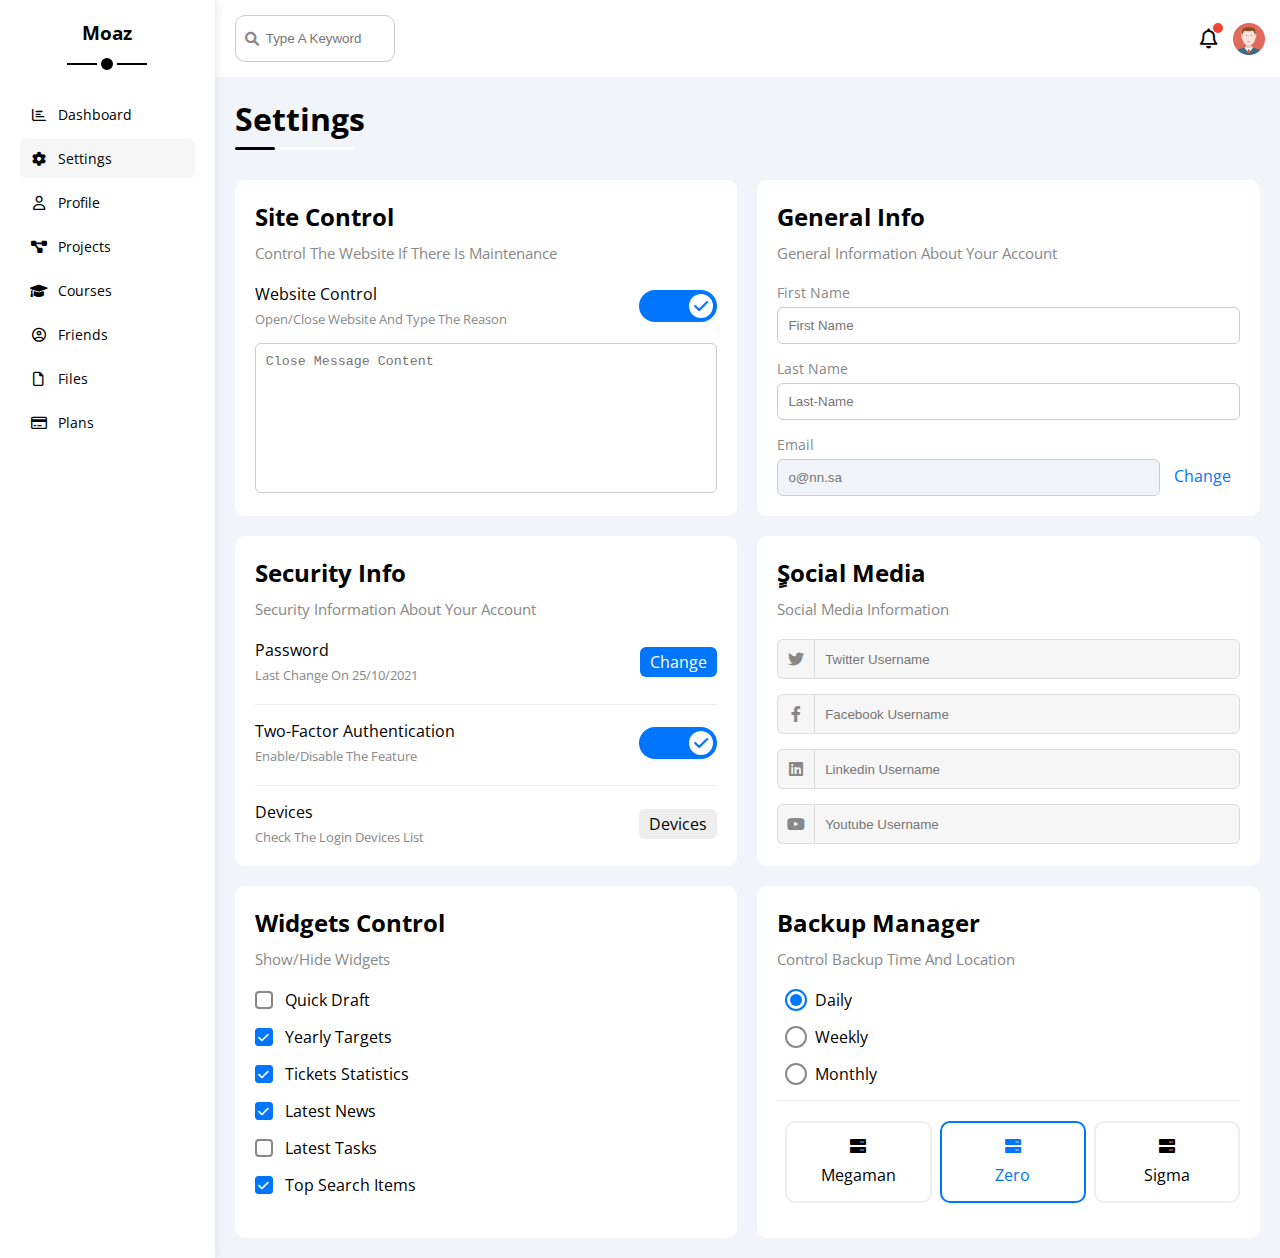
<file: settings.html>
<!DOCTYPE html>
<html lang="en">
  <head>
    <meta charset="UTF-8" />
    <meta http-equiv="X-UA-Compatible" content="IE=edge" />
    <meta name="viewport" content="width=device-width, initial-scale=1.0" />
    <link rel="stylesheet" href="css/all.min.css" />
    <link rel="stylesheet" href="css/framework.css" />
    <link rel="stylesheet" href="css/master.css" />
    <link rel="preconnect" href="https://fonts.googleapis.com" />
    <link rel="preconnect" href="https://fonts.gstatic.com" crossorigin />
    <link
      href="https://fonts.googleapis.com/css2?family=Open+Sans:wght@300;500&display=swap"
      rel="stylesheet"
    />
    <title>Settings</title>
  </head>
  <body>
    <div class="page d-flex">
      <div class="sidebar bg-white p-20 p-relative">
        <h3 class="p-relative txt-c mt-0">Moaz</h3>
        <ul>
          <li>
            <a
              class="d-flex align-center fs-14 c-black rad-6 p-10"
              href="index.html"
            >
              <i class="fa-regular fa-chart-bar fa-fw"></i>
              <span>Dashboard</span>
            </a>
          </li>
          <li>
            <a
              class="active d-flex align-center fs-14 c-black rad-6 p-10"
              href="settings.html"
            >
              <i class="fa-solid fa-gear fa-fw"></i>
              <span>Settings</span>
            </a>
          </li>
          <li>
            <a
              class="d-flex align-center fs-14 c-black rad-6 p-10"
              href="profile.html"
            >
              <i class="fa-regular fa-user fa-fw"></i>
              <span>Profile</span>
            </a>
          </li>
          <li>
            <a
              class="d-flex align-center fs-14 c-black rad-6 p-10"
              href="projects.html"
            >
              <i class="fa-solid fa-diagram-project fa-fw"></i>
              <span>Projects</span>
            </a>
          </li>
          <li>
            <a
              class="d-flex align-center fs-14 c-black rad-6 p-10"
              href="courses.html"
            >
              <i class="fa-solid fa-graduation-cap fa-fw"></i>
              <span>Courses</span>
            </a>
          </li>
          <li>
            <a
              class="d-flex align-center fs-14 c-black rad-6 p-10"
              href="friends.html"
            >
              <i class="fa-regular fa-circle-user fa-fw"></i>
              <span>Friends</span>
            </a>
          </li>
          <li>
            <a
              class="d-flex align-center fs-14 c-black rad-6 p-10"
              href="files.html"
            >
              <i class="fa-regular fa-file fa-fw"></i>
              <span>Files</span>
            </a>
          </li>
          <li>
            <a
              class="d-flex align-center fs-14 c-black rad-6 p-10"
              href="plans.html"
            >
              <i class="fa-regular fa-credit-card fa-fw"></i>
              <span>Plans</span>
            </a>
          </li>
        </ul>
      </div>
      <div class="content w-full">
        <!-- Start Head -->
        <div class="head bg-white p-15 between-flex">
          <div class="search p-relative">
            <input
              class="p-15 rad-10"
              type="search"
              placeholder="Type A Keyword"
            />
          </div>
          <div class="icons d-flex align-center">
            <span class="notification p-relative">
              <i class="fa-regular fa-bell fa-lg"></i>
            </span>
            <img src="imgs/avatar.png" alt="" />
          </div>
        </div>
        <!-- End Head -->
        <!-- Start Wrapper -->
        <h1 class="p-relative">Settings</h1>
        <div class="settings-page m-20 d-grid gap-20">
          <!-- Start Settings Box -->
          <div class="p-20 bg-white rad-10">
            <h2 class="mt-0 mb-10">Site Control</h2>
            <p class="mt-0 mb-20 c-grey fs-15">
              Control The Website If There Is Maintenance
            </p>
            <div class="mb-15 between-flex">
              <div>
                <span>Website Control</span>
                <p class="c-grey mt-5 mb-0 fs-13">
                  Open/Close Website And Type The Reason
                </p>
              </div>
              <div>
                <label>
                  <input class="toggle-checkbox" type="checkbox" checked />
                  <div class="toggle-switch"></div>
                </label>
              </div>
            </div>
            <textarea
              class="close-message p-10 rad-6 d-block w-full border-ccc"
              placeholder="Close Message Content"
            ></textarea>
          </div>
          <!-- End Settings Box -->
          <!-- Start Settings Box -->
          <div class="p-20 bg-white rad-10">
            <h2 class="mt-0 mb-10">General Info</h2>
            <p class="mt-0 mb-20 c-grey fs-15">
              General Information About Your Account
            </p>
            <div class="mb-15">
              <label class="fs-14 c-grey d-block mb-5" for="first"
                >First Name</label
              >
              <input
                class="b-none border-ccc p-10 rad-6 d-block w-full"
                type="text"
                id="first"
                placeholder="First Name"
              />
            </div>
            <div class="mb-15">
              <label class="fs-14 c-grey d-block mb-5" for="last"
                >Last Name</label
              >
              <input
                class="b-none border-ccc p-10 rad-6 d-block w-full"
                type="text"
                id="last"
                placeholder="Last-Name"
              />
            </div>
            <div>
              <label class="fs-14 c-grey d-block mb-5" for="email">Email</label>
              <input
                class="email b-none border-ccc p-10 rad-6 d-block w-full mr-10"
                type="email"
                id="email"
                placeholder="o@nn.sa"
                disabled
              />
              <a class="c-blue" href="#">Change</a>
            </div>
          </div>
          <!-- End Settings Box -->
          <!-- Start Settings Box -->
          <div class="p-20 bg-white rad-10">
            <h2 class="mt-0 mb-10">Security Info</h2>
            <p class="mt-0 mb-20 c-grey fs-15">
              Security Information About Your Account
            </p>
            <div class="sec-box mb-15 between-flex pb-20">
              <div>
                <span>Password</span>
                <p class="c-grey mt-5 mb-0 fs-13">Last Change On 25/10/2021</p>
              </div>
              <a class="button bg-blue c-white btn-shape ms-300" href="#"
                >Change</a
              >
            </div>
            <div class="sec-box mb-15 between-flex pb-20">
              <div>
                <span>Two-Factor Authentication</span>
                <p class="c-grey mt-5 mb-0 fs-13">Enable/Disable The Feature</p>
              </div>
              <label>
                <input class="toggle-checkbox" type="checkbox" checked />
                <div class="toggle-switch"></div>
              </label>
            </div>
            <div class="sec-box between-flex">
              <div>
                <span>Devices</span>
                <p class="c-grey mt-5 mb-0 fs-13">
                  Check The Login Devices List
                </p>
              </div>
              <a class="bg-eee c-black btn-shape" href="#">Devices</a>
            </div>
          </div>
          <!-- End Settings Box -->
          <!-- Start Settings Box -->
          <div class="social-boxes p-20 bg-white rad-10">
            <h2 class="mt-0 mb-10">ٍSocial Media</h2>
            <p class="mt-0 mb-20 c-grey fs-15">Social Media Information</p>
            <div class="d-flex align-center mb-15">
              <i class="fa-brands fa-twitter center-flex c-grey"></i>
              <input
                class="w-full"
                type="text"
                placeholder="Twitter Username"
              />
            </div>
            <div class="d-flex align-center mb-15">
              <i class="fa-brands fa-facebook-f center-flex c-grey"></i>
              <input
                class="w-full"
                type="text"
                placeholder="Facebook Username"
              />
            </div>
            <div class="d-flex align-center mb-15">
              <i class="fa-brands fa-linkedin center-flex c-grey"></i>
              <input
                class="w-full"
                type="text"
                placeholder="Linkedin Username"
              />
            </div>
            <div class="d-flex align-center">
              <i class="fa-brands fa-youtube center-flex c-grey"></i>
              <input
                class="w-full"
                type="text"
                placeholder="Youtube Username"
              />
            </div>
          </div>
          <!-- End Settings Box -->
          <!-- Start Settings Box -->
          <div class="widgets-control p-20 bg-white rad-10">
            <h2 class="mt-0 mb-10">Widgets Control</h2>
            <p class="mt-0 mb-20 c-grey fs-15">Show/Hide Widgets</p>
            <div class="control d-flex align-center mb-15">
              <input type="checkbox" id="one" />
              <label for="one">Quick Draft</label>
            </div>
            <div class="control d-flex align-center mb-15">
              <input type="checkbox" id="two" checked />
              <label for="two">Yearly Targets</label>
            </div>
            <div class="control d-flex align-center mb-15">
              <input type="checkbox" id="three" checked />
              <label for="three">Tickets Statistics</label>
            </div>
            <div class="control d-flex align-center mb-15">
              <input type="checkbox" id="four" checked />
              <label for="four">Latest News</label>
            </div>
            <div class="control d-flex align-center mb-15">
              <input type="checkbox" id="five" />
              <label for="five">Latest Tasks</label>
            </div>
            <div class="control d-flex align-center mb-15">
              <input type="checkbox" id="six" checked />
              <label for="six">Top Search Items</label>
            </div>
          </div>
          <!-- End Settings Box -->
          <!-- Start Settings Box -->
          <div class="backup-control p-20 bg-white rad-10">
            <h2 class="mt-0 mb-10">Backup Manager</h2>
            <p class="mt-0 mb-20 c-grey fs-15">
              Control Backup Time And Location
            </p>
            <div class="date d-flex align-center mb-15">
              <input type="radio" name="time" id="daily" checked />
              <label for="daily">Daily</label>
            </div>
            <div class="date d-flex align-center mb-15">
              <input type="radio" name="time" id="weekly" />
              <label for="weekly">Weekly</label>
            </div>
            <div class="date d-flex align-center mb-15">
              <input type="radio" name="time" id="monthly" />
              <label for="monthly">Monthly</label>
            </div>
            <div class="servers d-flex align-center txt-c">
              <input type="radio" name="servers" id="server-one" />
              <div class="server mb-15 rad-10 w-full">
                <label class="d-block m-15" for="server-one">
                  <i class="fa-solid fa-server d-block mb-10"></i>
                  Megaman
                </label>
              </div>
              <input type="radio" name="servers" id="server-two" checked />
              <div class="server mb-15 rad-10 w-full">
                <label class="d-block m-15" for="server-two">
                  <i class="fa-solid fa-server d-block mb-10"></i>
                  Zero
                </label>
              </div>
              <input type="radio" name="servers" id="server-three" />
              <div class="server mb-15 rad-10 w-full">
                <label class="d-block m-15" for="server-three">
                  <i class="fa-solid fa-server d-block mb-10"></i>
                  Sigma
                </label>
              </div>
            </div>
          </div>
          <!-- End Settings Box -->
        </div>
      </div>
    </div>
  </body>
</html>
</file>
<file: css/framework.css>
/* Start box */
.d-flex {
  display: flex;
}
.align-center {
  align-items: center;
}
.space-between {
  justify-content: space-between;
}
.f-wrap {
  flex-wrap: wrap;
}
.d-grid {
  display: grid;
}
.gap-20 {
  gap: 20px;
}
.d-block {
  display: block;
}
@media (max-width: 767px) {
  .block-mobile {
    display: block;
  }
  .hide-mobile {
    display: none;
  }
}
/* End box */
/* Start padding + margin */
.p-10 {
  padding: 10px;
}
.p-15 {
  padding: 15px;
}
.p-20 {
  padding: 20px;
}
.pt-10 {
  padding-top: 10px;
}
.pt-15 {
  padding-top: 15px;
}
.pt-20 {
  padding-top: 20px;
}
.pb-10 {
  padding-bottom: 10px;
}
.pb-15 {
  padding-bottom: 15px;
}
.pb-20 {
  padding-bottom: 20px;
}
.pl-10 {
  padding-left: 10px;
}
.pl-15 {
  padding-left: 15px;
}
.m-0 {
  margin: 0;
}
.m-15 {
  margin: 15px;
}
.m-20 {
  margin: 20px;
}
.mt-0 {
  margin-top: 0;
}
.mt-5 {
  margin-top: 5px;
}
.mt-10 {
  margin-top: 10px;
}
.mt-15 {
  margin-top: 15px;
}
.mt-20 {
  margin-top: 20px;
}
.mt-25 {
  margin-top: 25px;
}
.mt-30 {
  margin-top: 30px;
}
.mt-35 {
  margin-top: 35px;
}
.mr-0 {
  margin-right: 0;
}
.mr-5 {
  margin-right: 5px;
}
.mr-10 {
  margin-right: 10px;
}
.mr-15 {
  margin-right: 15px;
}
.mr-20 {
  margin-right: 20px;
}
.mb-0 {
  margin-bottom: 0;
}
.mb-5 {
  margin-bottom: 5px;
}
.mb-10 {
  margin-bottom: 10px;
}
.mb-15 {
  margin-bottom: 15px;
}
.mb-20 {
  margin-bottom: 20px;
}
.mb-25 {
  margin-bottom: 25px;
}
.mb-30 {
  margin-bottom: 30px;
}
/* End padding + margin */
/* Start color  */
.bg-white {
  background-color: white;
}
.bg-eee {
  background-color: #eee;
}
.bg-blue {
  background-color: var(--blue-color);
}
.bg-orange {
  background-color: var(--orange-color);
}
.bg-green {
  background-color: var(--green-color);
}
.bg-red {
  background-color: var(--red-color);
}
.c-black {
  color: black;
}
.c-white {
  color: white;
}
.c-grey {
  color: var(--grey-color);
}
.c-blue {
  color: var(--blue-color);
}
.c-red {
  color: var(--red-color);
}
.c-orange {
  color: var(--orange-color);
}
.c-green {
  color: var(--green-color);
}
/* End color  */
/* Start Position  */
.p-relative {
  position: relative;
}
.p-absolute {
  position: absolute;
}
/* End Position  */
/* Start font  */
.txt-c {
  text-align: center;
}
.fw-bold {
  font-weight: bold;
}
.fw-normal {
  font-weight: normal;
}
.fs-13 {
  font-size: 13px;
}
.fs-14 {
  font-size: 14px;
}
.fs-15 {
  font-size: 15px;
}
.fs-16 {
  font-size: 16px;
}
.fs-25 {
  font-size: 25px;
}
@media (max-width: 767px) {
  .txt-c-mobile {
    text-align: center;
  }
}
/* End font  */
/* Start border */
.rad-6 {
  border-radius: 6px;
}
.rad-10 {
  border-radius: 10px;
}
.rad-half {
  border-radius: 50%;
}
.b-none {
  border: none;
}
.border-ccc {
  border: 1px solid #ccc;
}
.border-eee {
  border: 1px solid #eee;
}
/* End border */
/* Start Width + Height */
.w-full {
  width: 100%;
}
.w-fit {
  width: fit-content;
}
.w-100 {
  width: 100px;
}
.h-full {
  height: 100%;
}
.h-100 {
  height: 100px;
}
/* End Width + Height */
/* Start Timings */
.ms-300 {
  transition: 300ms;
}
/* End Timings */
/* Start Component */
.center-flex {
  display: flex;
  align-items: center;
  justify-content: center;
}
.between-flex {
  display: flex;
  align-items: center;
  justify-content: space-between;
}
.btn-shape {
  padding: 4px 10px;
  border-radius: 6px;
}
/* End Component */
</file>
<file: css/master.css>
:root {
  --blue-color: #0075ff;
  --blue-alt-color: #0d69d5;
  --orange-color: #f59e0b;
  --green-color: #22c55e;
  --red-color: #f44336;
  --grey-color: #888;
  --Default-border: 1px solid #ccc;
}
* {
  box-sizing: border-box;
}
body {
  font-family: "open sans", sans-serif;
  margin: 0;
}
*:focus {
  outline: none;
}
a {
  text-decoration: none;
}
ul {
  list-style: none;
  padding: 0;
}
::-webkit-scrollbar {
  width: 14px;
}
::-webkit-scrollbar-track {
  background-color: white;
}
::-webkit-scrollbar-thumb {
  background-color: var(--blue-color);
}
::-webkit-scrollbar-thumb:hover {
  background-color: var(--blue-alt-color);
}
.page {
  background-color: #f1f5f9;
  min-height: 100vh;
}
/* Start sidebar */
.sidebar {
  width: 250px;
  box-shadow: 0 0 10px #ddd;
}
.sidebar > h3 {
  margin-bottom: 50px;
}
.sidebar > h3::before,
.sidebar > h3::after {
  content: "";
  position: absolute;
  background-color: black;
  left: 50%;
  transform: translateX(-50%);
}
.sidebar > h3::before {
  width: 80px;
  height: 2px;
  bottom: -20px;
}
.sidebar > h3::after {
  border: 4px solid white;
  width: 12px;
  height: 12px;
  border-radius: 50%;
  bottom: -29px;
}
.sidebar ul li a {
  transition: 300ms;
  margin-bottom: 5px;
}
.sidebar ul li a:hover,
.sidebar ul li a.active {
  background-color: #f6f6f6;
}
.sidebar ul li a span {
  font-size: 14px;
  margin-left: 10px;
}
@media (max-width: 767px) {
  .sidebar {
    width: 58px;
    padding: 10px;
  }
  .sidebar > h3 {
    font-size: 13px;
    margin-bottom: 15px;
  }
  .sidebar > h3::before,
  .sidebar > h3::after {
    display: none;
  }
  .sidebar ul li a span {
    display: none;
  }
}
/* 
  good idea: it's better to initially give the elements its properties at media (min-width)
  so in mobile which is lower than the min width every property will reset automatically without
  the need to overwrite each property you wrote before 
*/
/* End sidebar */
/* Start Content */
.content {
  overflow: hidden;
}
/* content should be overflow hidden to prevent lots of mess that can happen even try to turn it off and you will see */
.head .search::before {
  font-family: var(--fa-style-family-classic);
  content: "\f002";
  font-weight: 900;
  position: absolute;
  left: 15px;
  top: 50%;
  transform: translateY(-50%);
  font-size: 14px;
  color: var(--grey-color);
}
.head .search input {
  border: var(--Default-border);
  margin-left: 5px;
  padding-left: 30px;
  width: 160px;
  transition: width 300ms;
}
.head .search input:focus {
  width: 200px;
}
.head .search input:focus::placeholder {
  opacity: 0;
}
.head .icons .notification::before {
  content: "";
  position: absolute;
  width: 10px;
  height: 10px;
  border-radius: 50%;
  background-color: var(--red-color);
  right: -5px;
  top: -5px;
}
.head .icons img {
  width: 32px;
  height: 32px;
  margin-left: 15px;
}
.page h1 {
  margin: 20px 20px 40px;
}
.page h1::before,
.page h1::after {
  content: "";
  height: 3px;
  position: absolute;
  bottom: -10px;
  left: 0;
  border-radius: 5px;
}
.page h1::before {
  background-color: white;
  width: 120px;
}
.page h1::after {
  background-color: black;
  width: 40px;
}
/* End Content */
/* Start Wrapper */
.wrapper {
  grid-template-columns: repeat(auto-fill, minmax(450px, 1fr));
  margin-left: 20px;
  margin-right: 20px;
  margin-bottom: 30px;
}
@media (max-width: 767px) {
  .wrapper {
    grid-template-columns: minmax(200px, 1fr);
    margin-left: 10px;
    margin-right: 10px;
    gap: 10px;
  }
}
/* End Wrapper */
/* Start Welcome Widget */
.welcome {
  overflow: hidden;
}
/* overflow:hidden to show out the border radius and it will not be just a normal squared corner */
.welcome .intro img {
  width: 200px;
  margin-bottom: -10px;
}
.welcome .avatar {
  width: 64px;
  height: 64px;
  border-radius: 50%;
  border: 2px solid white;
  padding: 2px;
  box-shadow: 0 0 5px #ddd;
  margin-left: 20px;
  margin-top: -32px;
}
.welcome .body {
  border-top: 1px solid #eee;
  border-bottom: 1px solid #eee;
}
.welcome .body > div {
  flex: 1;
}
.welcome .visit {
  margin: 0 15px 15px auto;
  transition: 300ms;
}
.welcome .visit:hover {
  background-color: var(--blue-alt-color);
}
@media (max-width: 767px) {
  .welcome .intro {
    padding-bottom: 30px;
  }
  .welcome .avatar {
    margin-left: 0;
  }
  .welcome .body > div:not(:last-child) {
    margin-bottom: 30px;
  }
}
/* End Welcome Widget */
/* Start Quick Draft Widget */
.quick-draft textarea {
  resize: none;
  min-height: 180px;
}
.quick-draft .save {
  margin-left: auto;
  transition: 300ms;
  cursor: pointer;
}
.quick-draft .save:hover {
  background-color: var(--blue-alt-color);
}
/* End Quick Draft Widget */
/* Start Targets */
.targets .target-row .icon {
  width: 80px;
  height: 80px;
  margin-right: 15px;
}
.targets .details {
  flex: 1;
}
.targets .details .progress {
  height: 4px;
}
.targets .details .progress > span {
  position: absolute;
  left: 0;
  top: 0;
  height: 100%;
}
.targets .details .progress > span span {
  position: absolute;
  bottom: 16px;
  right: -17px;
  padding: 2px 5px;
  font-size: 13px;
}
.targets .details .progress > span span::after {
  content: "";
  position: absolute;
  border-color: transparent;
  border-width: 5px;
  border-style: solid;
  bottom: -10px;
  left: 50%;
  transform: translateX(-50%);
}
.targets .details .progress > .blue span::after {
  border-top-color: var(--blue-color);
}
.targets .details .progress > .orange span::after {
  border-top-color: var(--orange-color);
}
.targets .details .progress > .green span::after {
  border-top-color: var(--green-color);
}
.blue .icon,
.blue .progress {
  background-color: rgb(0 117 255 / 20%);
}
.orange .icon,
.orange .progress {
  background-color: rgb(245 158 11 / 20%);
}
.green .icon,
.green .progress {
  background-color: rgb(34 197 94 / 20%);
}
/* End Targets */
/* Start Tickets */
.tickets .box {
  width: calc(50% - 10px);
}
@media (max-width: 767px) {
  .tickets .box {
    width: 100%;
  }
}
/* End Tickets */
/* Start Latest News */
.latest-news .news-row:not(:last-of-type) {
  border-bottom: 1px solid #eee;
}
.latest-news .info {
  flex-grow: 1;
}
@media (max-width: 767px) {
  .latest-news .news-row .label {
    margin: 10px auto;
    width: fit-content;
  }
  .latest-news .info {
    margin: 10px 0 15px;
  }
}
/* End Latest News */
/* Start Tasks */
.tasks .task-row:not(:last-of-type) {
  margin-bottom: 15px;
  padding-bottom: 15px;
  border-bottom: 1px solid #eee;
}
.tasks .info {
  flex-grow: 1;
}
.tasks .done {
  opacity: 0.35;
}
.tasks .done h3,
.tasks .done p {
  text-decoration: line-through;
}
.tasks .delete {
  cursor: pointer;
  transition: 300ms;
}
.tasks .delete:hover {
  color: var(--red-color);
}
/* End Tasks */
/* Start Latest Uploads */
.latest-uploads ul li:not(:last-child) {
  border-bottom: 1px solid #eee;
}
.latest-uploads ul li img {
  width: 40px;
  height: 40px;
}
/* End Latest Uploads */
/* Start Last Project Progress Widget */
.last-project ul::before {
  content: "";
  position: absolute;
  left: 11px;
  width: 2px;
  height: 100%;
  background-color: var(--blue-color);
}
.last-project ul li::before {
  content: "";
  width: 20px;
  height: 20px;
  border-radius: 50%;
  display: block;
  background-color: white;
  border: 2px solid white;
  outline: 2px solid var(--blue-color);
  margin-right: 15px;
  z-index: 1;
}
.last-project ul li.done::before {
  background-color: var(--blue-color);
}
.last-project ul li.current::before {
  animation: change-color 900ms infinite alternate;
}
.last-project .launch-icon {
  position: absolute;
  width: 160px;
  right: 0;
  bottom: 0;
  opacity: 0.2;
}
/* End Last Project Progress Widget */
/* Start Reminders */
.reminders ul li .key {
  width: 15px;
  height: 15px;
}
.reminders ul li > .blue {
  border-left: 2px solid var(--blue-color);
}
.reminders ul li > .green {
  border-left: 2px solid var(--green-color);
}
.reminders ul li > .orange {
  border-left: 2px solid var(--orange-color);
}
.reminders ul li > .red {
  border-left: 2px solid var(--red-color);
}
/* End Reminders */
/* Start Latest Post */
.latest-post .avatar {
  width: 48px;
  height: 48px;
}
.latest-post .post-content {
  text-transform: capitalize;
  line-height: 1.8;
  border-top: 1px solid #eee;
  border-bottom: 1px solid #eee;
  min-height: 140px;
}
/* End Latest Post */
/* Start Social Media Stats Widget */
.social-media .box {
  padding-left: 70px;
}
.social-media .box i {
  position: absolute;
  left: 0;
  top: 0;
  width: 52px;
  transition: 300ms;
}
.social-media .box i:hover {
  transform: rotate(5deg);
}
.social-media .twitter {
  background-color: rgb(29 161 242 / 20%);
  color: #1da1f2;
}
.social-media .twitter i,
.social-media .twitter a {
  background-color: #1da1f2;
}
.social-media .facebook {
  background-color: rgb(24 119 242 / 20%);
  color: #1877f2;
}
.social-media .facebook i,
.social-media .facebook a {
  background-color: #1877f2;
}
.social-media .youtube {
  background-color: rgb(255 0 0 / 20%);
  color: #ff0000;
}
.social-media .youtube i,
.social-media .youtube a {
  background-color: #ff0000;
}
.social-media .linkedin {
  background-color: rgb(0 119 181 / 20%);
  color: #0077b5;
}
.social-media .linkedin i,
.social-media .linkedin a {
  background-color: #0077b5;
}
/* End Social Media Stats Widget */
/* Start Projects Table */
.projects .responsive-table {
  overflow-x: auto;
}
.projects table {
  min-width: 1000px;
  border-spacing: 0;
}
.projects table td {
  padding: 15px;
}
.projects thead td {
  background-color: #eee;
  font-weight: bold;
}
.projects tbody td {
  border-bottom: 1px solid #eee;
  border-left: 1px solid #eee;
  transition: 300ms;
}
.projects tbody tr td:last-child {
  border-right: 1px solid #eee;
}
.projects tbody tr:hover td {
  background-color: #faf7f7;
}
.projects table img {
  width: 32px;
  height: 32px;
  border-radius: 50%;
  padding: 2px;
  background-color: white;
}
.projects table img:not(:first-child) {
  margin-left: -20px;
}
.projects table .label {
  font-size: 13px;
}
/* content should be overflow hidden to prevent lots of mess that can happen even try to turn it off and you will see */
/* End Projects Table */

/* Start Settings */
.settings-page {
  grid-template-columns: repeat(auto-fill, minmax(500px, 1fr));
}
@media (max-width: 767px) {
  .settings-page {
    grid-template-columns: minmax(100px, 1fr);
    margin-left: 10px;
    margin-right: 10px;
    gap: 10px;
  }
}
.settings-page .close-message {
  resize: none;
  min-height: 150px;
}
.settings-page .email {
  display: inline-flex;
  width: calc(100% - 80px);
}
.settings-page .sec-box:not(:last-of-type) {
  border-bottom: 1px solid #eee;
}
.settings-page .sec-box .button:hover {
  background-color: var(--blue-alt-color);
}
.settings-page .social-boxes i {
  width: 40px;
  height: 40px;
  background-color: #f6f6f6;
  border: 1px solid #ddd;
  border-right: none;
  border-radius: 6px 0 0 6px;
  transition: 300ms;
}
.settings-page .social-boxes input {
  height: 40px;
  background-color: #f6f6f6;
  border: 1px solid #ddd;
  padding-left: 10px;
  border-radius: 0 6px 6px 0;
}
.settings-page .social-boxes > div:focus-within i {
  color: #1da1f2;
}
.settings-page .social-boxes > div:nth-of-type(2):focus-within i {
  color: #1877f2;
}
.settings-page .social-boxes > div:nth-of-type(3):focus-within i {
  color: #0077b5;
}
.settings-page .social-boxes > div:nth-of-type(4):focus-within i {
  color: #ff0000;
}
.widgets-control .control input[type="checkbox"] {
  -webkit-appearance: none;
  appearance: none;
  display: none;
}
.widgets-control .control label {
  padding-left: 30px;
  cursor: pointer;
  position: relative;
}
.widgets-control .control label::before,
.widgets-control .control label::after {
  position: absolute;
  left: 0;
  top: 50%;
  margin-top: -9px;
  border-radius: 4px;
}
.widgets-control .control label::before {
  content: "";
  width: 14px;
  height: 14px;
  border: 2px solid var(--grey-color);
}
.widgets-control .control label:hover::before {
  border-color: var(--blue-alt-color);
}
.widgets-control .control label::after {
  font-family: var(--fa-style-family-classic);
  content: "\f00c";
  font-weight: 900;
  background-color: var(--blue-color);
  color: white;
  font-size: 12px;
  width: 18px;
  height: 18px;
  display: flex;
  justify-content: center;
  align-items: center;
  transform: scale(0) rotate(360deg);
  transition: 300ms;
}
.widgets-control .control input[type="checkbox"]:checked + label::after {
  transform: scale(1);
}
.backup-control input[type="radio"] {
  -webkit-appearance: none;
  appearance: none;
}
.backup-control .date label {
  padding-left: 30px;
  cursor: pointer;
  position: relative;
}
.backup-control .date label::before {
  content: "";
  position: absolute;
  top: 50%;
  left: 0;
  margin-top: -11px;
  height: 18px;
  width: 18px;
  border-radius: 50%;
  border: 2px solid var(--grey-color);
}
.backup-control .date label::after {
  content: "";
  position: absolute;
  top: 5px;
  left: 5px;
  height: 12px;
  width: 12px;
  border-radius: 50%;
  background-color: var(--blue-color);
  transition: 300ms;
  transform: scale(0);
}
.backup-control .date input[type="radio"]:checked + label::before {
  border-color: var(--blue-color);
}
.backup-control .date input[type="radio"]:checked + label::after {
  transform: scale(1);
}
.backup-control .servers {
  border-top: 1px solid #eee;
  padding-top: 20px;
}
@media (max-width: 767px) {
  .backup-control .servers {
    flex-wrap: wrap;
  }
}
.backup-control .servers .server {
  border: 2px solid #eee;
  position: relative;
}
.backup-control .servers .server label {
  cursor: pointer;
}
.backup-control .servers input[type="radio"]:checked + .server {
  border-color: var(--blue-color);
  color: var(--blue-color);
}
.toggle-checkbox {
  -webkit-appearance: none;
  appearance: none;
  display: none;
}
.toggle-switch {
  background-color: #ccc;
  width: 78px;
  height: 32px;
  border-radius: 16px;
  position: relative;
  transition: 300ms;
  cursor: pointer;
}
.toggle-switch::before {
  font-family: var(--fa-style-family-classic);
  content: "\f00d";
  font-weight: 900;
  background-color: white;
  width: 24px;
  height: 24px;
  border-radius: 50%;
  position: absolute;
  top: 4px;
  left: 4px;
  display: flex;
  justify-content: center;
  align-items: center;
  color: #aaa;
  transition: 300ms;
}
.toggle-checkbox:checked + .toggle-switch {
  background-color: var(--blue-color);
}
.toggle-checkbox:checked + .toggle-switch::before {
  content: "\f00c";
  left: 50px;
  color: var(--blue-color);
}
.settings-page :disabled {
  cursor: no-drop;
  background-color: #f0f4f8;
  color: #bbb;
}
/* End Settings */
/* Start Profile Page */
@media (max-width: 767px) {
  .profile-page .overview {
    flex-direction: column;
  }
}
.profile-page .avatar-box {
  width: 300px;
}
@media (min-width: 768px) {
  .profile-page .avatar-box {
    border-right: 1px solid #eee;
  }
}
.profile-page .avatar-box > img {
  width: 120px;
  height: 120px;
}
.profile-page .avatar-box .level {
  height: 6px;
  overflow: hidden;
  margin: auto;
  width: 70%;
}
.profile-page .avatar-box .level span {
  position: absolute;
  left: 0;
  top: 0;
  height: 100%;
  background-color: var(--blue-color);
  border-radius: 6px;
}
.profile-page .info-box .box {
  flex-wrap: wrap;
  border-bottom: 1px solid #eee;
  transition: 300ms;
}
.profile-page .info-box .box:hover {
  background-color: #f9f9f9;
}
.profile-page .info-box .box > div {
  min-width: 250px;
  padding: 10px 0 0;
}
.profile-page .info-box h4 {
  font-weight: normal;
}
.profile-page .info-box .toggle-switch {
  height: 20px;
}
@media (max-width: 767px) {
  .profile-page .info-box .toggle-switch {
    margin: auto;
  }
}
.profile-page .info-box .toggle-switch::before {
  width: 12px;
  height: 12px;
  font-size: 8px;
}
.profile-page .info-box .toggle-checkbox:checked + .toggle-switch::before {
  left: 62px;
}
/* End Profile Page */
/* start Other Data */
@media (max-width: 767px) {
  .profile-page .other-data {
    flex-direction: column;
    gap: 0;
  }
}
.profile-page .skills-card {
  flex-grow: 1;
}
.profile-page .skills-card ul li {
  padding: 15px 0;
}
.profile-page .skills-card ul li:not(:last-child) {
  border-bottom: 1px solid #eee;
}
.profile-page .skills-card ul li span {
  display: inline-flex;
  padding: 4px 10px;
  background-color: #eee;
  border-radius: 6px;
  font-size: 14px;
}
.profile-page .skills-card ul li span:not(:last-child) {
  margin-right: 5px;
}
.profile-page .activities {
  flex-grow: 2.5;
}
.profile-page .activity:not(:last-of-type) {
  border-bottom: 1px solid #eee;
  padding-bottom: 20px;
  margin-bottom: 20px;
}
.profile-page .activity img {
  width: 64px;
  height: 64px;
  margin-right: 10px;
}
@media (min-width: 768px) {
  .profile-page .activity .date {
    margin-left: auto;
    text-align: center;
  }
}
@media (max-width: 767px) {
  .profile-page .activity {
    flex-direction: column;
  }
  .profile-page .activity img {
    margin-right: 0;
    margin-bottom: 15px;
  }
  .profile-page .activity .date {
    margin-top: 15px;
  }
  .profile-page .activity .date span:first-of-type {
    margin-bottom: 2px;
  }
}
/* End Other Data */
/* start Projects Page */
.projects-page {
  grid-template-columns: repeat(auto-fill, minmax(500px, 1fr));
}
@media (max-width: 767px) {
  .projects-page {
    grid-template-columns: minmax(200px, 1fr);
    margin-left: 10px;
    margin-right: 10px;
    gap: 10px;
  }
}
.projects-page .project .date {
  position: absolute;
  right: 10px;
  top: 10px;
}
.projects-page .project .team {
  position: relative;
  min-height: 65px;
}
.projects-page .project .team a {
  position: absolute;
  left: 0;
  bottom: 0;
}
.projects-page .project .team a:nth-child(2) {
  left: 25px;
}
.projects-page .project .team a:nth-child(3) {
  left: 50px;
}
.projects-page .project .team a:nth-child(4) {
  left: 75px;
}
.projects-page .project .team a:nth-child(5) {
  left: 100px;
}
.projects-page .project .team a:hover {
  z-index: 1000;
}
.projects-page .project .team img {
  width: 40px;
  height: 40px;
  border-radius: 50%;
  border: 2px solid white;
}
.projects-page .project .do {
  justify-content: flex-end;
  border-top: 1px solid #eee;
  padding-top: 15px;
  margin-top: 15px;
}
@media (max-width: 767px) {
  .projects-page .project .do {
    flex-direction: column;
  }
}
.projects-page .project .do span {
  padding: 3px 8px;
  margin-left: 5px;
  width: fit-content;
}
@media (max-width: 767px) {
  .projects-page .project .do span {
    margin-left: 0;
    display: block;
    width: 100%;
    text-align: center;
  }
  .projects-page .project .do span:not(:last-child) {
    margin-bottom: 15px;
  }
}
.projects-page .project .info {
  border-top: 1px solid #eee;
  margin-top: 15px;
  padding-top: 15px;
}
@media (max-width: 767px) {
  .projects-page .project .info {
    flex-direction: column;
  }
}
.projects-page .project .prog {
  height: 8px;
  width: 260px;
  position: relative;
  border-radius: 6px;
}
@media (max-width: 767px) {
  .projects-page .project .prog {
    margin-bottom: 15px;
  }
}
.projects-page .project .prog span {
  position: absolute;
  left: 0;
  top: 0;
  height: 100%;
  border-radius: 6px;
}
/* End Projects Page */
/* start courses page */
.courses-page {
  grid-template-columns: repeat(auto-fill, minmax(300px, 1fr));
}
@media (max-width: 767px) {
  .courses-page {
    grid-template-columns: minmax(200px, 1fr);
    margin-left: 10px;
    margin-right: 10px;
    gap: 10px;
  }
}
.courses-page .course {
  overflow: hidden;
}
.courses-page .course .cover {
  max-width: 100%;
}
.courses-page .course .instructor {
  position: absolute;
  width: 64px;
  height: 64px;
  border-radius: 50%;
  border: 2px solid white;
  top: 20px;
  left: 20px;
}
.courses-page .course .description {
  line-height: 1.6;
}
.courses-page .course .info {
  border-top: 1px solid #eee;
  font-size: 13px;
}
.courses-page .course .info .title {
  position: absolute;
  top: -13px;
  left: 50%;
  transform: translateX(-50%);
  font-size: 13px;
}
/* End courses page */
/* Start Friends Page  */
.friends-page {
  grid-template-columns: repeat(auto-fill, minmax(300px, 1fr));
}
@media (max-width: 767px) {
  .friends-page {
    grid-template-columns: minmax(200px, 1fr);
    margin-left: 10px;
    margin-right: 10px;
    gap: 10px;
  }
}
.friends-page .contact {
  position: absolute;
  left: 10px;
  top: 10px;
}
.friends-page .contact i {
  background-color: #eee;
  padding: 10px;
  border-radius: 50%;
  color: #666;
  font-size: 13px;
  cursor: pointer;
  transition: 300ms;
}
.friends-page .contact i:hover {
  background-color: var(--blue-color);
  color: white;
}
.friends-page .friend .icons {
  border-top: 1px solid #eee;
  border-bottom: 1px solid #eee;
  margin-top: 15px;
  margin-bottom: 15px;
  padding-top: 15px;
  padding-bottom: 15px;
}
.friends-page .friend .icons i {
  margin-right: 5px;
}
.friends-page .friend .icons .vip {
  position: absolute;
  right: 0;
  top: 50%;
  transform: translateY(-50%);
  font-size: 40px;
  opacity: 0.3;
}
/* End Friends Page  */
/* Start Files Page */
.files-page {
  flex-direction: row-reverse;
  align-items: flex-start;
}
@media (max-width: 767px) {
  .files-page {
    flex-direction: column;
    align-items: normal;
  }
}
.files-page .files-stats {
  min-width: 260px;
}
.files-page .files-stats .icon {
  width: 40px;
  height: 40px;
  margin-right: 10px;
}
.files-page .files-stats .size {
  margin-left: auto;
}
.files-page .files-stats .blue {
  background-color: rgb(0 117 255 / 20%);
}
.files-page .files-stats .green {
  background-color: rgb(34 197 94 / 20%);
}
.files-page .files-stats .red {
 background-color: rgb(244 67 54 / 20%);
}
.files-page .files-stats .orange {
  background-color: rgb(245 158 11 / 20%);
}
.files-page .files-stats .upload {
  margin: 15px auto 0;
  padding: 10px 15px;
}
.files-page .files-stats .upload:hover {
  background-color: var(--blue-alt-color);
}
.files-page .files-stats .upload:hover i {
  animation: go-up 800ms infinite;
}
.files-page .files-content {
  flex: 1;
  grid-template-columns: repeat(auto-fill, minmax(200px, 1fr));
}
.files-page .files-content .file i{
  transition: 300ms;
  font-size: 15px;
  cursor: pointer;
}
.files-page .files-content .file i:hover{
  color: var(--blue-color);
  transform: translateY(3px);
}
.files-page .files-content img {
  width: 64px;
  height: 64px;
  transition: 300ms;
}
.files-page .files-content .file:hover img{
  transform: rotate(4deg);
}
.files-page .files-content .info {
  border-top: 1px solid #eee;
}
/* End Files Page */
/* Start Plans Page */
.plans-page {
  grid-template-columns: repeat(auto-fill, minmax(450px, 1fr));
}
@media (max-width: 767px) {
  .plans-page {
    grid-template-columns: minmax(250px, 1fr);
    margin-left: 10px;
    margin-right: 10px;
    gap: 10px;
  }
}
.plans-page .plan .top {
  border: 3px solid white;
  outline: 3px solid transparent;
}
.plans-page .plan.green .top {
  outline-color: var(--green-color);
}
.plans-page .plan.blue .top {
  outline-color: var(--blue-color);

}
.plans-page .plan.orange .top {
  outline-color: var(--orange-color);

}
.plans-page .plan .price {
  position: relative;
  font-size: 40px;
  width: fit-content;
  margin: auto;
}
.plans-page .plan .price span {
  position: absolute;
  left: -20px;
  top: 0;
  font-size: 25px;
}
.plans-page .plan ul li {
  padding: 15px 0;
  display: flex;
  align-items: center;
  font-size: 15px;
  border-bottom: 1px solid #eee;
}
.plans-page .plan ul li .yes {
  color: var(--green-color);
}
.plans-page .plan ul li i:not(.yes, .help) {
  color: var(--red-color);
}
.plans-page .plan ul li i:first-child {
  margin-right: 7px;
}
.plans-page .plan ul li .help {
  color: var(--grey-color);
  margin-left: auto;
  cursor: pointer;
}
.plans-page .plan a {
  padding: 10px 30px;
  margin: auto;
  border-radius: 6px;
}
/* End Plans Page */
/* Start Animation */
@keyframes change-color {
  from {
    background-color: var(--blue-color);
  }
  to {
    background-color: white;
  }
}
@keyframes go-up {
  0%, 100% {
    transform: translateY(0);
  }
  50% {
    transform: translateY(-4px);
  }
}
/* End Animation */
</file>
